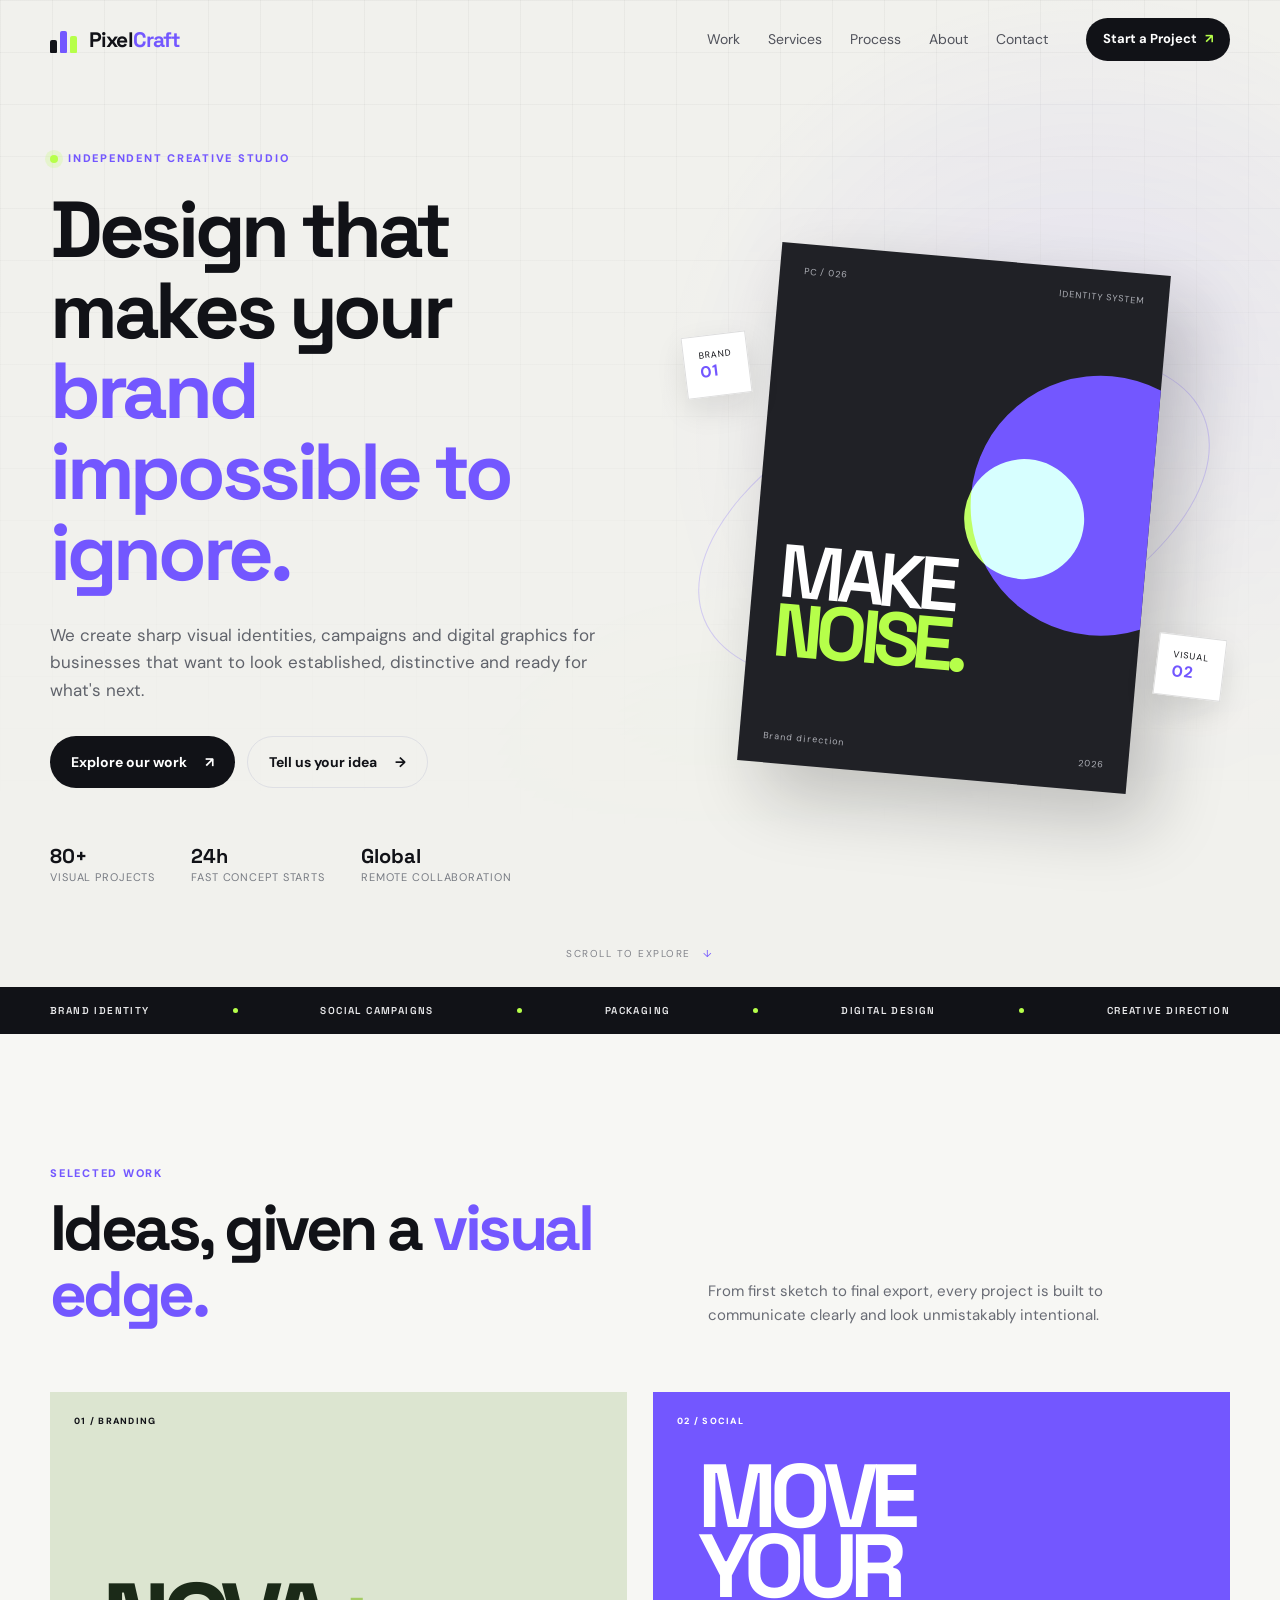
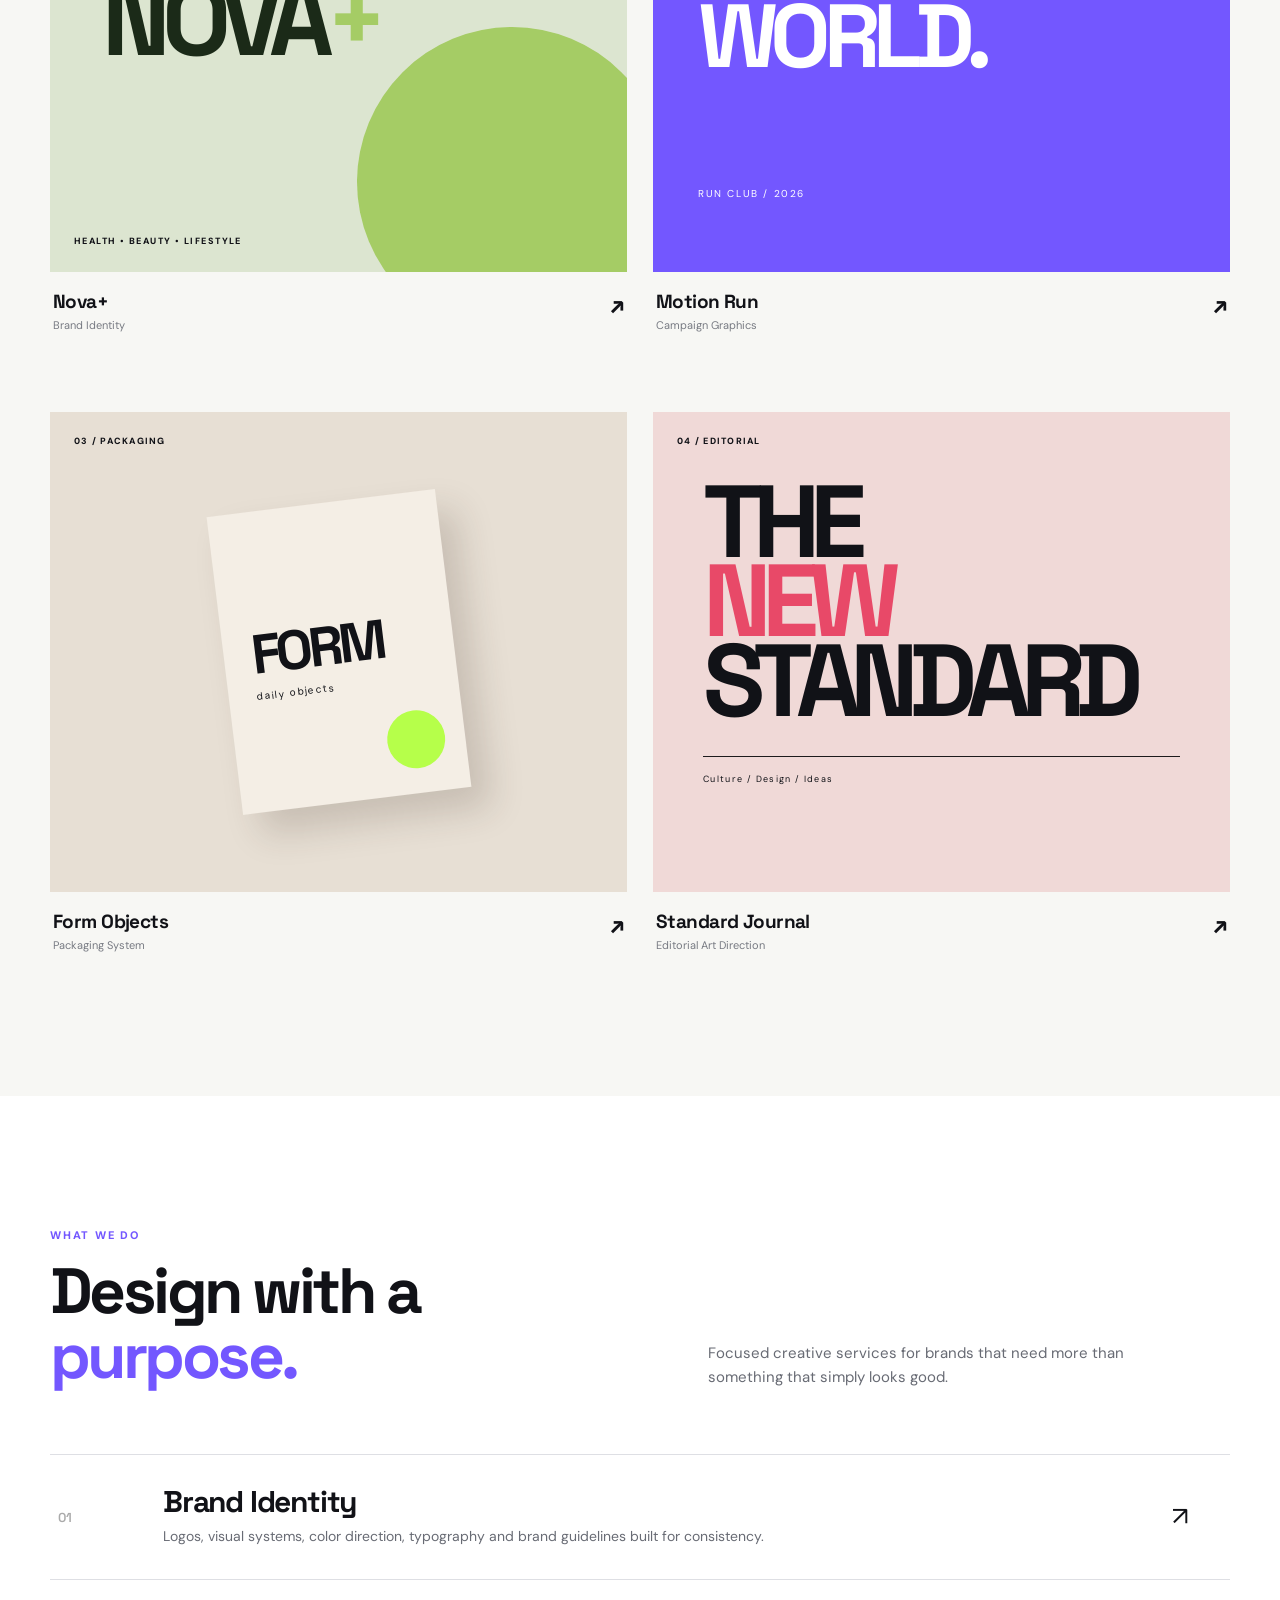
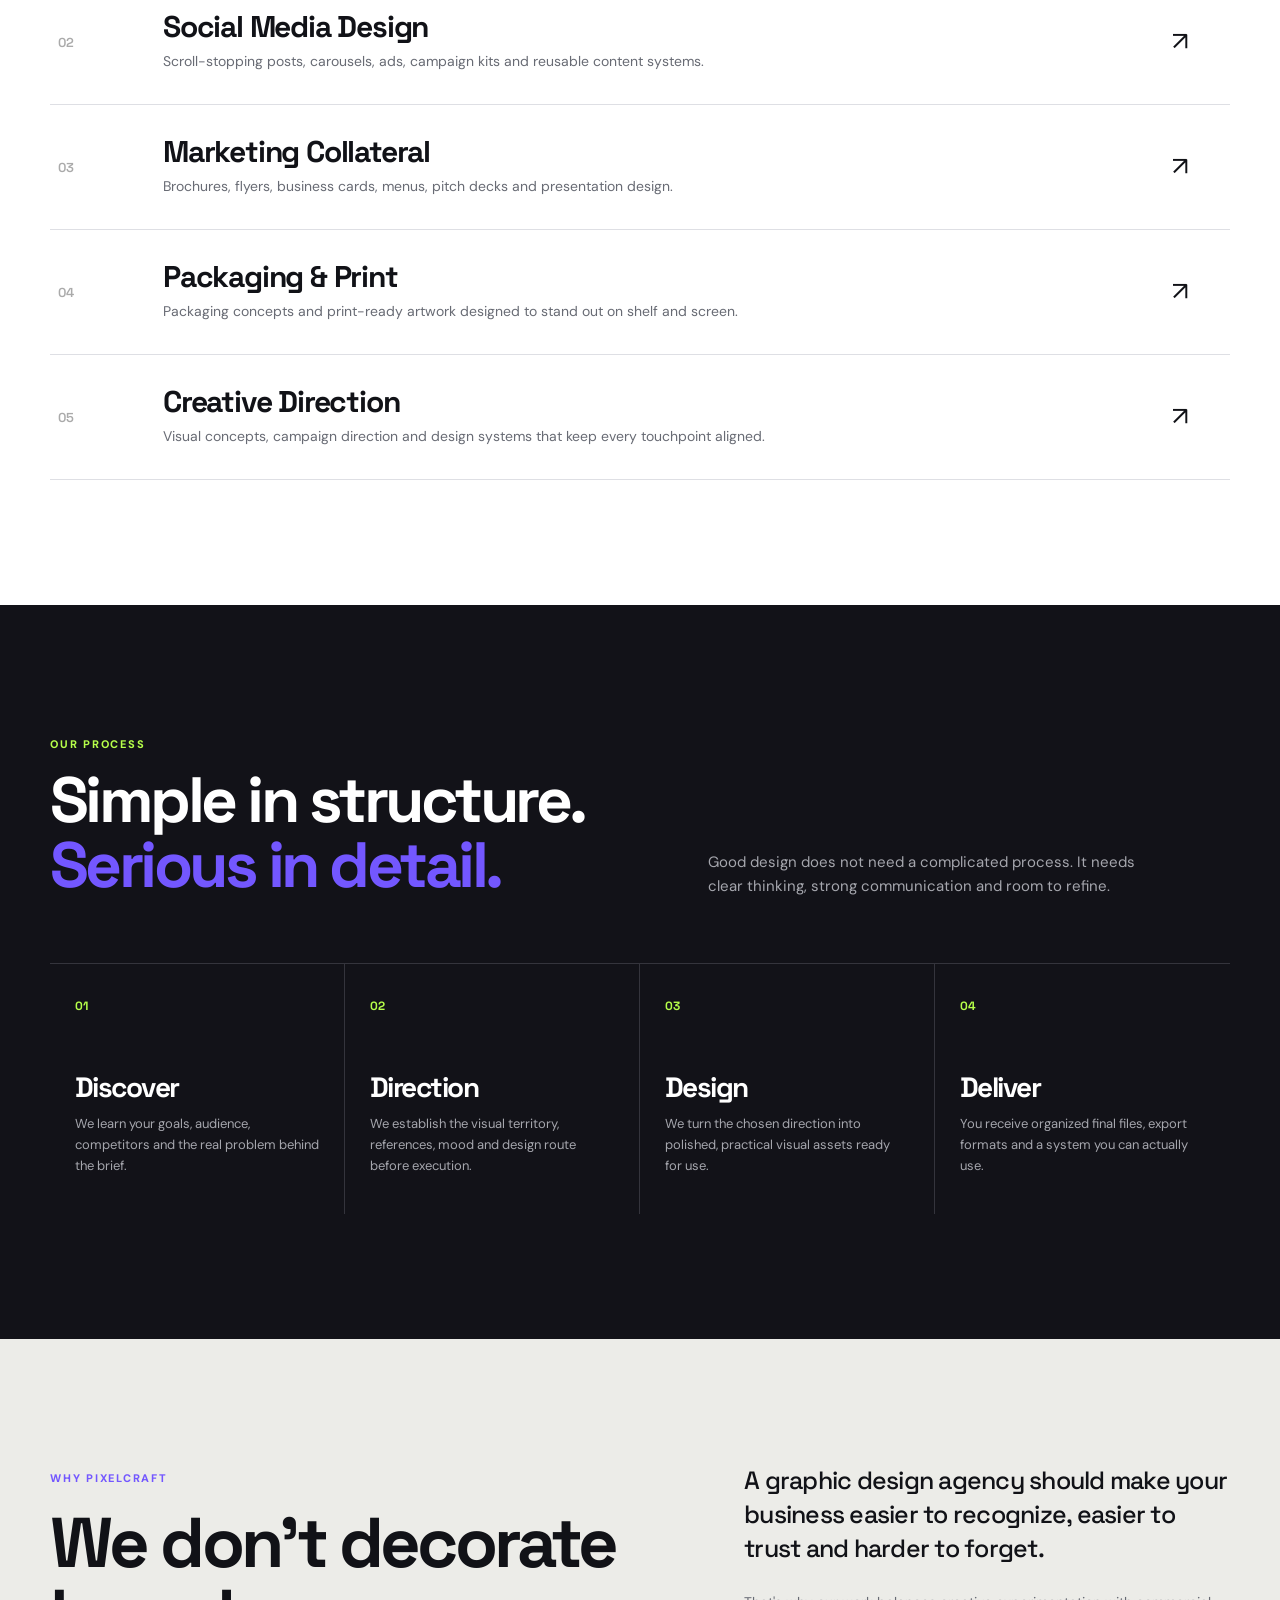
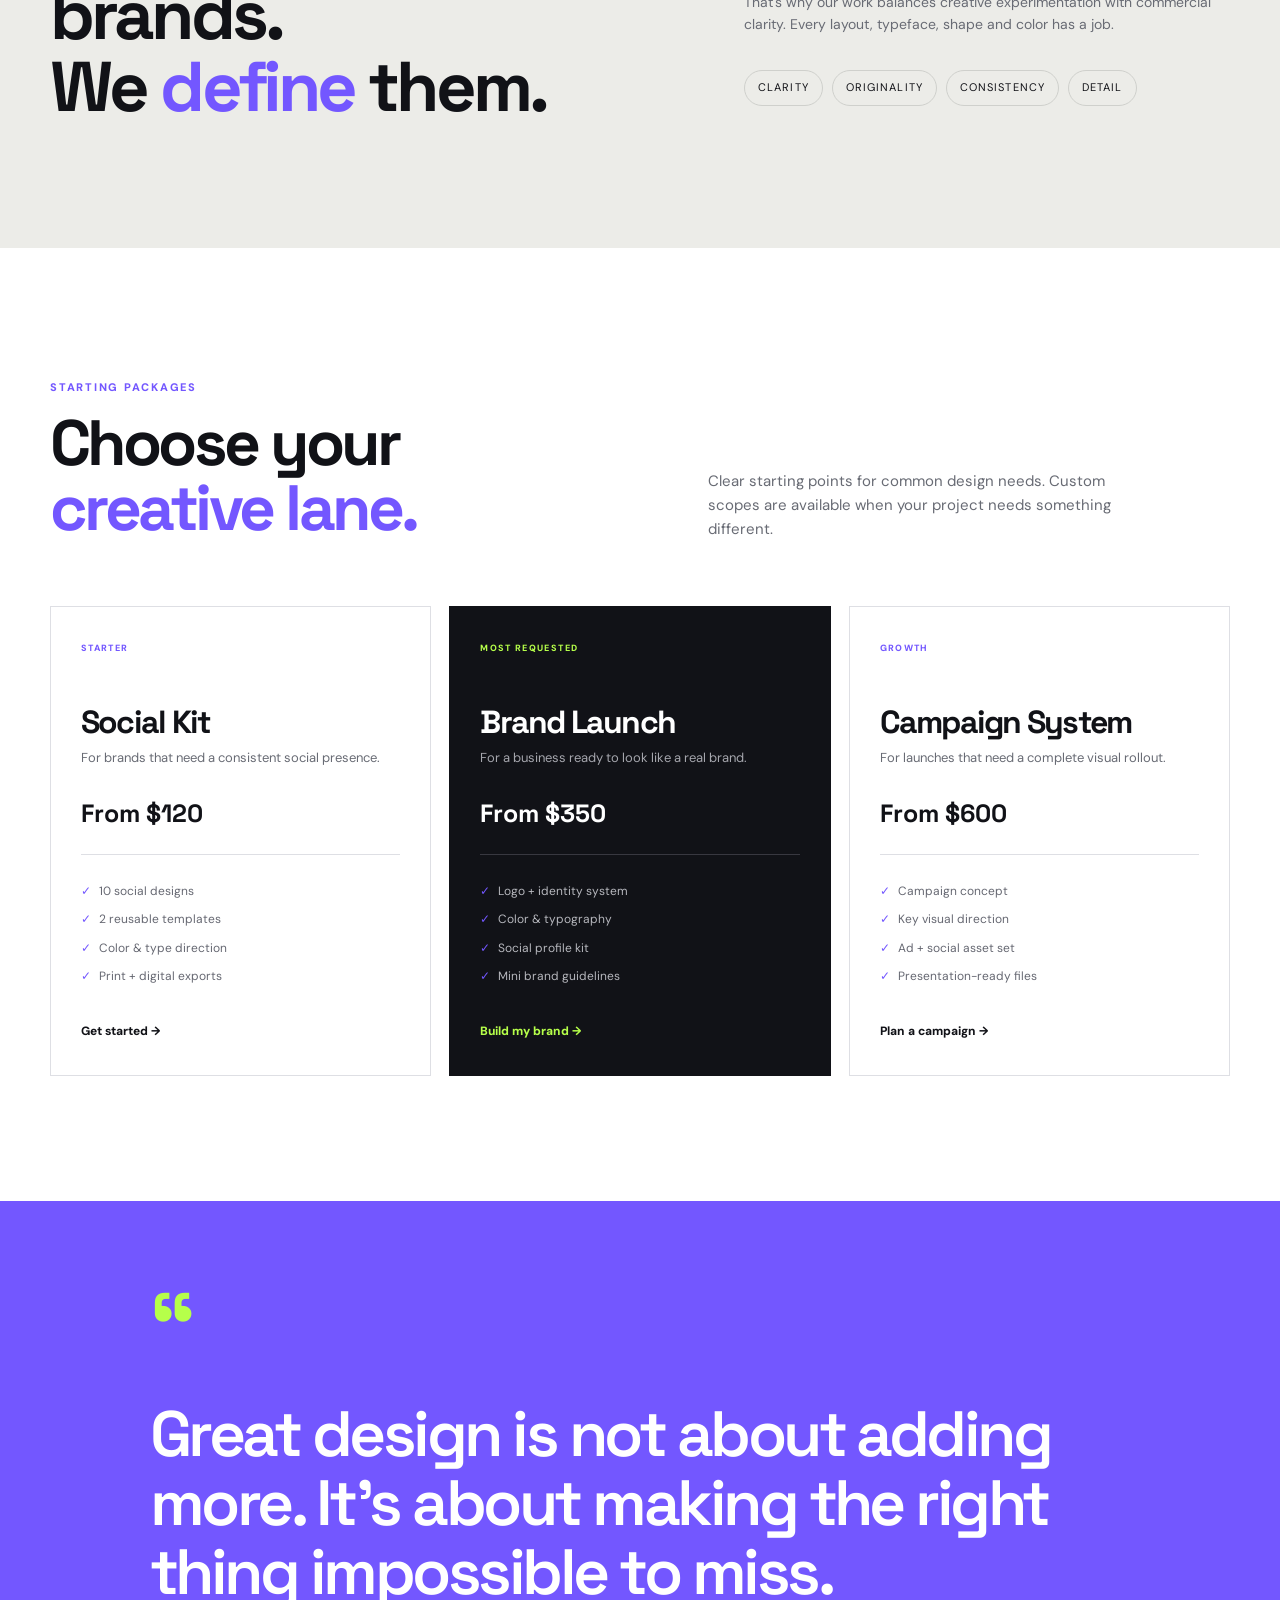
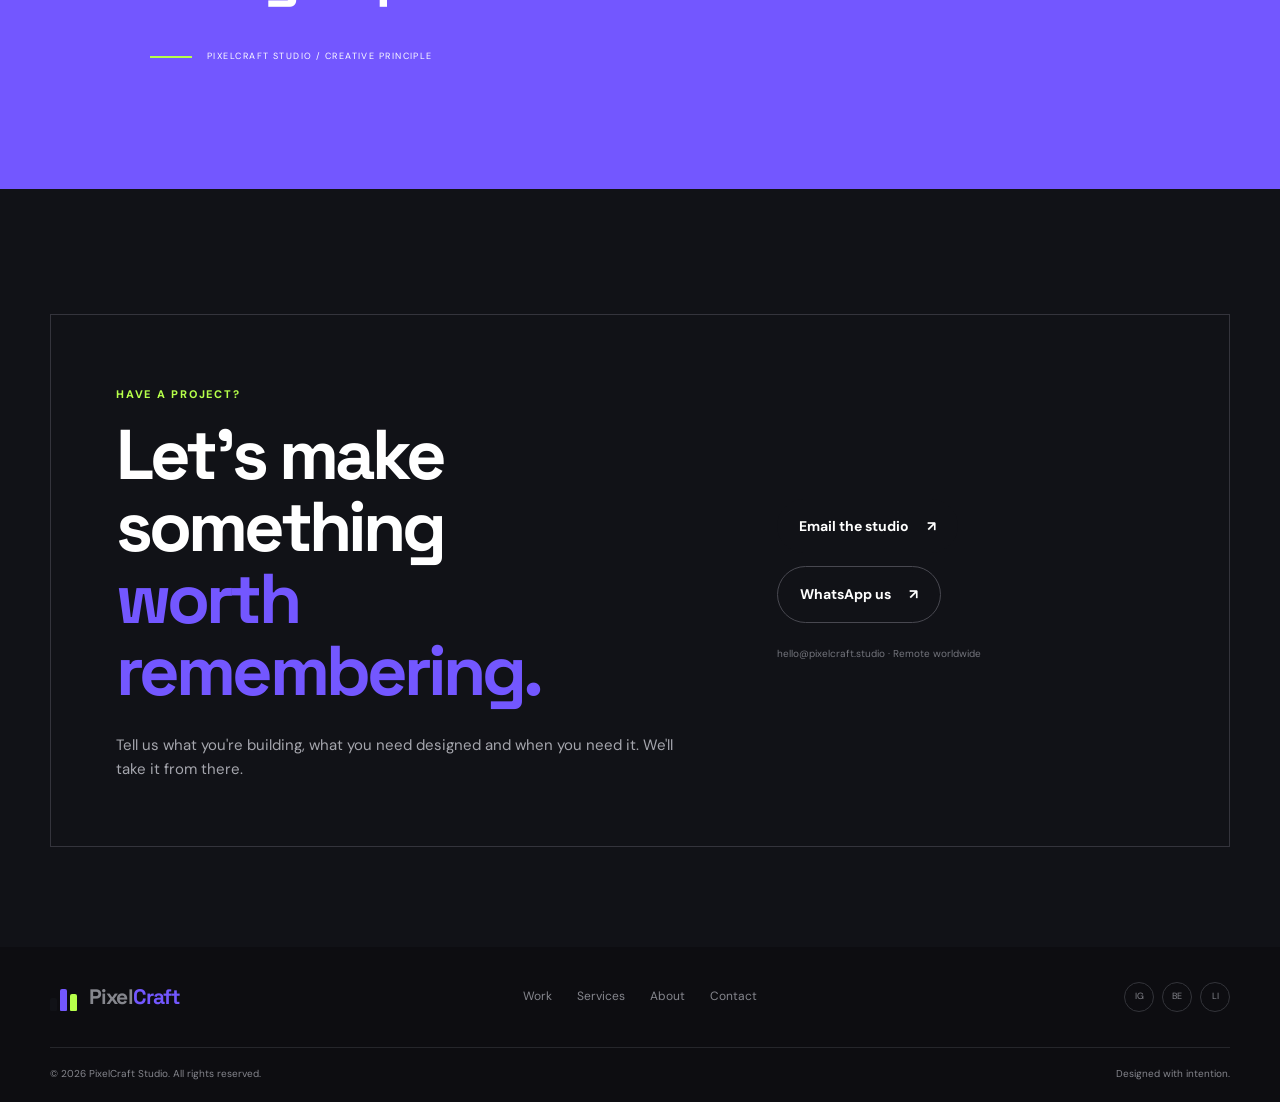
<file: index.html>
<!DOCTYPE html>
<html lang="en">
<head>
  <meta charset="UTF-8">
  <meta name="viewport" content="width=device-width, initial-scale=1.0">
  <meta name="description" content="PixelCraft Studio — premium graphic design agency creating brand identities, social media creatives, packaging, presentations and digital visuals.">
  <meta name="keywords" content="graphic design agency, branding, logo design, social media design, packaging design, presentation design">
  <meta name="author" content="PixelCraft Studio">
  <meta property="og:title" content="PixelCraft Studio | Graphic Design Agency">
  <meta property="og:description" content="We turn ideas into visual identities people remember.">
  <meta property="og:type" content="website">
  <title>PixelCraft Studio | Graphic Design Agency</title>
  <link rel="preconnect" href="https://fonts.googleapis.com">
  <link rel="preconnect" href="https://fonts.gstatic.com" crossorigin>
  <link href="https://fonts.googleapis.com/css2?family=DM+Sans:wght@400;500;600;700&family=Space+Grotesk:wght@500;600;700&display=swap" rel="stylesheet">
  <link rel="stylesheet" href="style.css">
</head>
<body>
  <div class="progress"><span id="progress"></span></div>
  <div class="cursor-glow" id="cursorGlow"></div>

  <header class="header" id="header">
    <div class="container nav-wrap">
      <a class="brand" href="#home" aria-label="PixelCraft Studio home">
        <span class="brand-mark"><i></i><i></i><i></i></span>
        <span>Pixel<span>Craft</span></span>
      </a>
      <button class="menu-toggle" id="menuToggle" aria-label="Open menu" aria-expanded="false"><span></span><span></span></button>
      <nav id="nav">
        <a href="#work">Work</a>
        <a href="#services">Services</a>
        <a href="#process">Process</a>
        <a href="#about">About</a>
        <a href="#contact">Contact</a>
      </nav>
      <a class="nav-cta" href="#contact">Start a Project <span>↗</span></a>
    </div>
  </header>

  <main>
    <section class="hero" id="home">
      <div class="hero-grid"></div>
      <div class="container hero-layout">
        <div class="hero-copy reveal">
          <div class="eyebrow"><span></span> Independent creative studio</div>
          <h1>Design that makes your <em>brand impossible to ignore.</em></h1>
          <p>We create sharp visual identities, campaigns and digital graphics for businesses that want to look established, distinctive and ready for what's next.</p>
          <div class="hero-actions">
            <a class="button primary" href="#work">Explore our work <span>↗</span></a>
            <a class="button ghost" href="#contact">Tell us your idea <span>→</span></a>
          </div>
          <div class="hero-meta">
            <div><strong>80+</strong><span>Visual projects</span></div>
            <div><strong>24h</strong><span>Fast concept starts</span></div>
            <div><strong>Global</strong><span>Remote collaboration</span></div>
          </div>
        </div>

        <div class="hero-art reveal delay-1">
          <div class="art-orbit orbit-a"></div>
          <div class="art-orbit orbit-b"></div>
          <div class="art-card card-main">
            <div class="card-top"><span>PC / 026</span><span>IDENTITY SYSTEM</span></div>
            <div class="poster-word">MAKE<br><b>NOISE.</b></div>
            <div class="poster-shape shape-one"></div>
            <div class="poster-shape shape-two"></div>
            <div class="card-bottom"><span>Brand direction</span><span>2026</span></div>
          </div>
          <div class="floating-note note-a">BRAND<br><b>01</b></div>
          <div class="floating-note note-b">VISUAL<br><b>02</b></div>
        </div>
      </div>
      <div class="scroll-cue">Scroll to explore <span>↓</span></div>
    </section>

    <section class="logo-strip">
      <div class="container strip-inner">
        <span>Brand identity</span><i></i><span>Social campaigns</span><i></i><span>Packaging</span><i></i><span>Digital design</span><i></i><span>Creative direction</span>
      </div>
    </section>

    <section class="section work" id="work">
      <div class="container">
        <div class="section-head reveal">
          <div><span class="kicker">Selected work</span><h2>Ideas, given a <em>visual edge.</em></h2></div>
          <p>From first sketch to final export, every project is built to communicate clearly and look unmistakably intentional.</p>
        </div>
        <div class="work-grid">
          <article class="project project-large reveal">
            <div class="project-visual visual-brand">
              <span class="project-label">01 / BRANDING</span>
              <div class="brand-lockup">NOVA<span>+</span></div>
              <div class="brand-circle"></div>
              <small>HEALTH • BEAUTY • LIFESTYLE</small>
            </div>
            <div class="project-info"><div><span>Nova+</span><small>Brand Identity</small></div><span class="arrow">↗</span></div>
          </article>
          <article class="project reveal delay-1">
            <div class="project-visual visual-social">
              <span class="project-label">02 / SOCIAL</span>
              <div class="social-stack"><b>MOVE<br>YOUR<br>WORLD.</b><span>RUN CLUB / 2026</span></div>
            </div>
            <div class="project-info"><div><span>Motion Run</span><small>Campaign Graphics</small></div><span class="arrow">↗</span></div>
          </article>
          <article class="project reveal">
            <div class="project-visual visual-pack">
              <span class="project-label">03 / PACKAGING</span>
              <div class="pack-box"><b>FORM</b><span>daily objects</span><i></i></div>
            </div>
            <div class="project-info"><div><span>Form Objects</span><small>Packaging System</small></div><span class="arrow">↗</span></div>
          </article>
          <article class="project project-large reveal delay-1">
            <div class="project-visual visual-editorial">
              <span class="project-label">04 / EDITORIAL</span>
              <div class="editorial-title">THE<br><em>NEW</em><br>STANDARD</div>
              <div class="editorial-line"></div>
              <small>Culture / Design / Ideas</small>
            </div>
            <div class="project-info"><div><span>Standard Journal</span><small>Editorial Art Direction</small></div><span class="arrow">↗</span></div>
          </article>
        </div>
      </div>
    </section>

    <section class="section services" id="services">
      <div class="container">
        <div class="section-head reveal">
          <div><span class="kicker">What we do</span><h2>Design with a <em>purpose.</em></h2></div>
          <p>Focused creative services for brands that need more than something that simply looks good.</p>
        </div>
        <div class="services-list">
          <article class="service reveal"><span class="service-no">01</span><div><h3>Brand Identity</h3><p>Logos, visual systems, color direction, typography and brand guidelines built for consistency.</p></div><span class="service-icon">↗</span></article>
          <article class="service reveal"><span class="service-no">02</span><div><h3>Social Media Design</h3><p>Scroll-stopping posts, carousels, ads, campaign kits and reusable content systems.</p></div><span class="service-icon">↗</span></article>
          <article class="service reveal"><span class="service-no">03</span><div><h3>Marketing Collateral</h3><p>Brochures, flyers, business cards, menus, pitch decks and presentation design.</p></div><span class="service-icon">↗</span></article>
          <article class="service reveal"><span class="service-no">04</span><div><h3>Packaging & Print</h3><p>Packaging concepts and print-ready artwork designed to stand out on shelf and screen.</p></div><span class="service-icon">↗</span></article>
          <article class="service reveal"><span class="service-no">05</span><div><h3>Creative Direction</h3><p>Visual concepts, campaign direction and design systems that keep every touchpoint aligned.</p></div><span class="service-icon">↗</span></article>
        </div>
      </div>
    </section>

    <section class="section dark-section" id="process">
      <div class="container">
        <div class="section-head light reveal">
          <div><span class="kicker">Our process</span><h2>Simple in structure.<br><em>Serious in detail.</em></h2></div>
          <p>Good design does not need a complicated process. It needs clear thinking, strong communication and room to refine.</p>
        </div>
        <div class="process-grid">
          <div class="process-step reveal"><span>01</span><h3>Discover</h3><p>We learn your goals, audience, competitors and the real problem behind the brief.</p></div>
          <div class="process-step reveal delay-1"><span>02</span><h3>Direction</h3><p>We establish the visual territory, references, mood and design route before execution.</p></div>
          <div class="process-step reveal delay-2"><span>03</span><h3>Design</h3><p>We turn the chosen direction into polished, practical visual assets ready for use.</p></div>
          <div class="process-step reveal delay-3"><span>04</span><h3>Deliver</h3><p>You receive organized final files, export formats and a system you can actually use.</p></div>
        </div>
      </div>
    </section>

    <section class="section about" id="about">
      <div class="container about-grid">
        <div class="about-statement reveal">
          <span class="kicker">Why PixelCraft</span>
          <h2>We don't decorate brands.<br>We <em>define</em> them.</h2>
        </div>
        <div class="about-copy reveal delay-1">
          <p class="large">A graphic design agency should make your business easier to recognize, easier to trust and harder to forget.</p>
          <p>That's why our work balances creative experimentation with commercial clarity. Every layout, typeface, shape and color has a job.</p>
          <div class="values"><span>Clarity</span><span>Originality</span><span>Consistency</span><span>Detail</span></div>
        </div>
      </div>
    </section>

    <section class="section pricing" id="pricing">
      <div class="container">
        <div class="section-head reveal">
          <div><span class="kicker">Starting packages</span><h2>Choose your <em>creative lane.</em></h2></div>
          <p>Clear starting points for common design needs. Custom scopes are available when your project needs something different.</p>
        </div>
        <div class="pricing-grid">
          <article class="price-card reveal"><span class="price-tag">STARTER</span><h3>Social Kit</h3><p>For brands that need a consistent social presence.</p><strong>From $120</strong><ul><li>10 social designs</li><li>2 reusable templates</li><li>Color & type direction</li><li>Print + digital exports</li></ul><a href="#contact">Get started →</a></article>
          <article class="price-card featured reveal delay-1"><span class="price-tag">MOST REQUESTED</span><h3>Brand Launch</h3><p>For a business ready to look like a real brand.</p><strong>From $350</strong><ul><li>Logo + identity system</li><li>Color & typography</li><li>Social profile kit</li><li>Mini brand guidelines</li></ul><a href="#contact">Build my brand →</a></article>
          <article class="price-card reveal delay-2"><span class="price-tag">GROWTH</span><h3>Campaign System</h3><p>For launches that need a complete visual rollout.</p><strong>From $600</strong><ul><li>Campaign concept</li><li>Key visual direction</li><li>Ad + social asset set</li><li>Presentation-ready files</li></ul><a href="#contact">Plan a campaign →</a></article>
        </div>
      </div>
    </section>

    <section class="section testimonial">
      <div class="container quote-wrap reveal">
        <span class="quote-mark">“</span>
        <blockquote>Great design is not about adding more. It's about making the right thing impossible to miss.</blockquote>
        <div class="quote-line"><span></span><small>PIXELCRAFT STUDIO / CREATIVE PRINCIPLE</small></div>
      </div>
    </section>

    <section class="section contact" id="contact">
      <div class="container contact-box reveal">
        <div>
          <span class="kicker">Have a project?</span>
          <h2>Let's make something<br><em>worth remembering.</em></h2>
          <p>Tell us what you're building, what you need designed and when you need it. We'll take it from there.</p>
        </div>
        <div class="contact-actions">
          <a class="button primary large" href="mailto:hello@pixelcraft.studio">Email the studio <span>↗</span></a>
          <a class="button outline-light large" href="https://wa.me/923149444884" target="_blank" rel="noopener">WhatsApp us <span>↗</span></a>
          <small>hello@pixelcraft.studio · Remote worldwide</small>
        </div>
      </div>
    </section>
  </main>

  <footer>
    <div class="container footer-top">
      <a class="brand" href="#home"><span class="brand-mark"><i></i><i></i><i></i></span><span>Pixel<span>Craft</span></span></a>
      <div class="footer-links"><a href="#work">Work</a><a href="#services">Services</a><a href="#about">About</a><a href="#contact">Contact</a></div>
      <div class="socials"><a href="#" aria-label="Instagram">IG</a><a href="#" aria-label="Behance">BE</a><a href="#" aria-label="LinkedIn">LI</a></div>
    </div>
    <div class="container footer-bottom"><span>© <span id="year"></span> PixelCraft Studio. All rights reserved.</span><span>Designed with intention.</span></div>
  </footer>

  <script src="script.js"></script>
</body>
</html>
</file>
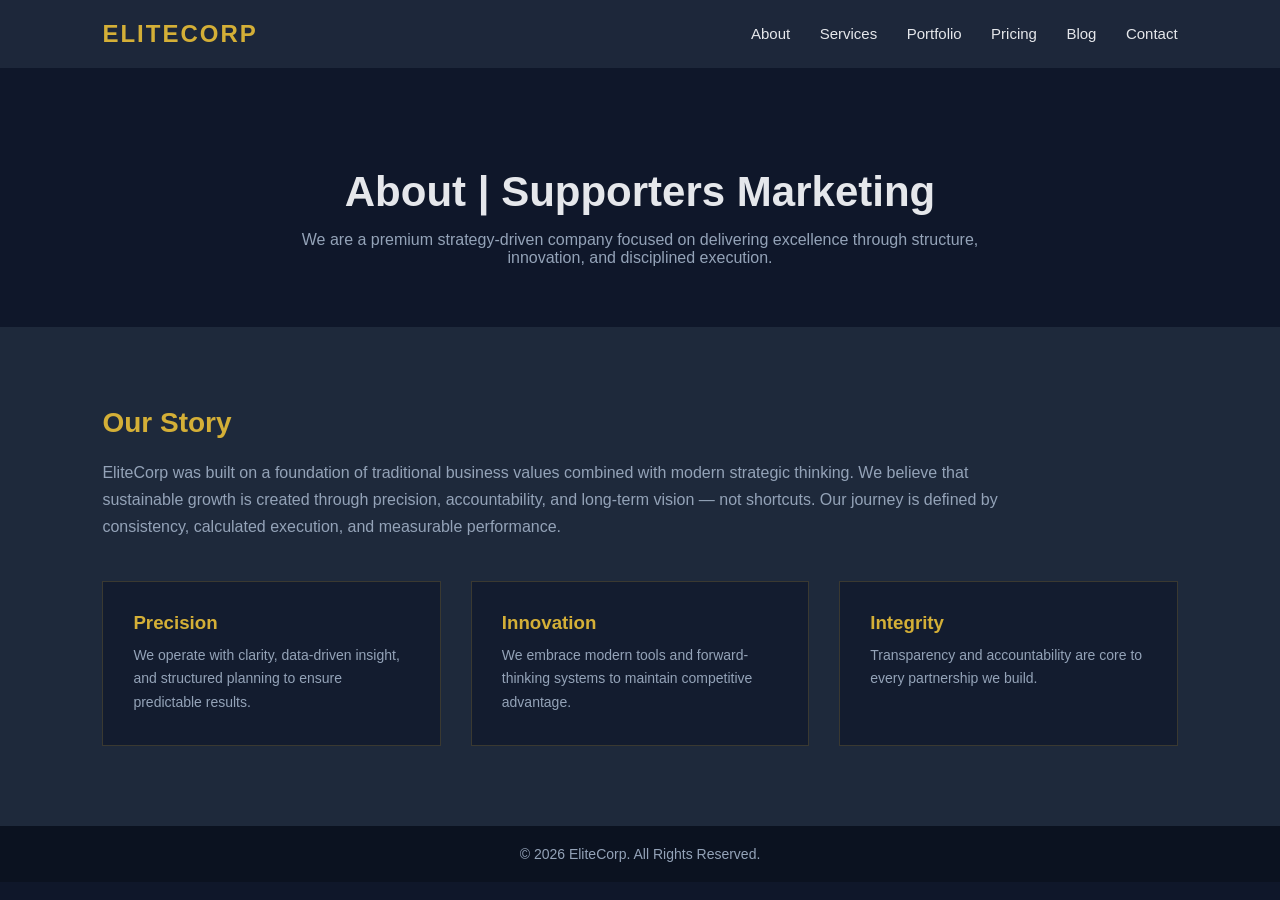
<file: about.html>
<!DOCTYPE html>
<html lang="en">
<head>
<meta charset="UTF-8">
<meta name="viewport" content="width=device-width, initial-scale=1.0">
<title>About Us | EliteCorp</title>

<style>
:root {
  --primary-dark: #0f172a;
  --secondary-dark: #1e293b;
  --accent-gold: #d4af37;
  --text-light: #e5e7eb;
  --text-muted: #94a3b8;
}

* {
  margin: 0;
  padding: 0;
  box-sizing: border-box;
  font-family: 'Segoe UI', sans-serif;
}

body {
  background: var(--primary-dark);
  color: var(--text-light);
}

header {
  display: flex;
  justify-content: space-between;
  align-items: center;
  padding: 20px 8%;
  background: rgba(30, 41, 59, 0.95);
}

.logo {
  font-size: 24px;
  font-weight: bold;
  color: var(--accent-gold);
  letter-spacing: 2px;
}

nav a {
  margin-left: 25px;
  text-decoration: none;
  color: var(--text-light);
  font-size: 15px;
  transition: 0.3s ease;
}

nav a:hover {
  color: var(--accent-gold);
}

.hero {
  padding: 100px 8% 60px;
  text-align: center;
  background: linear-gradient(rgba(15,23,42,0.9), rgba(15,23,42,1));
}

.hero h1 {
  font-size: 42px;
  margin-bottom: 15px;
}

.hero p {
  color: var(--text-muted);
  max-width: 700px;
  margin: 0 auto;
}

.section {
  padding: 80px 8%;
  background: var(--secondary-dark);
}

.section h2 {
  color: var(--accent-gold);
  margin-bottom: 20px;
  font-size: 28px;
}

.section p {
  color: var(--text-muted);
  line-height: 1.7;
  max-width: 900px;
}

.values {
  display: grid;
  grid-template-columns: repeat(auto-fit, minmax(250px, 1fr));
  gap: 30px;
  margin-top: 40px;
}

.card {
  background: rgba(15, 23, 42, 0.7);
  padding: 30px;
  border: 1px solid rgba(212,175,55,0.2);
  transition: 0.3s ease;
}

.card:hover {
  border-color: var(--accent-gold);
  transform: translateY(-5px);
}

.card h3 {
  color: var(--accent-gold);
  margin-bottom: 10px;
}

.card p {
  color: var(--text-muted);
  font-size: 14px;
}

footer {
  text-align: center;
  padding: 20px;
  background: #0b1220;
  font-size: 14px;
  color: var(--text-muted);
}
</style>
</head>

<body>

<header>
  <div class="logo">ELITECORP</div>
  <nav>
   <a href="about.html">About</a>
    <a href="services.html">Services</a>
    <a href="portfolio.html">Portfolio</a>
    <a href="pricing.html">Pricing</a>
    <a href="blog.html">Blog</a>
    <a href="contact.html">Contact</a>
  </nav>
</header>

<section class="hero">
  <h1>About  | Supporters Marketing</h1>
  <p>We are a premium strategy-driven company focused on delivering excellence through structure, innovation, and disciplined execution.</p>
</section>

<section class="section">
  <h2>Our Story</h2>
  <p>
    EliteCorp was built on a foundation of traditional business values combined with modern strategic thinking.
    We believe that sustainable growth is created through precision, accountability, and long-term vision — not shortcuts.
    Our journey is defined by consistency, calculated execution, and measurable performance.
  </p>

  <div class="values">
    <div class="card">
      <h3>Precision</h3>
      <p>We operate with clarity, data-driven insight, and structured planning to ensure predictable results.</p>
    </div>

    <div class="card">
      <h3>Innovation</h3>
      <p>We embrace modern tools and forward-thinking systems to maintain competitive advantage.</p>
    </div>

    <div class="card">
      <h3>Integrity</h3>
      <p>Transparency and accountability are core to every partnership we build.</p>
    </div>
  </div>
</section>

<footer>
  © 2026 EliteCorp. All Rights Reserved.
</footer>

</body>
</html>
</file>
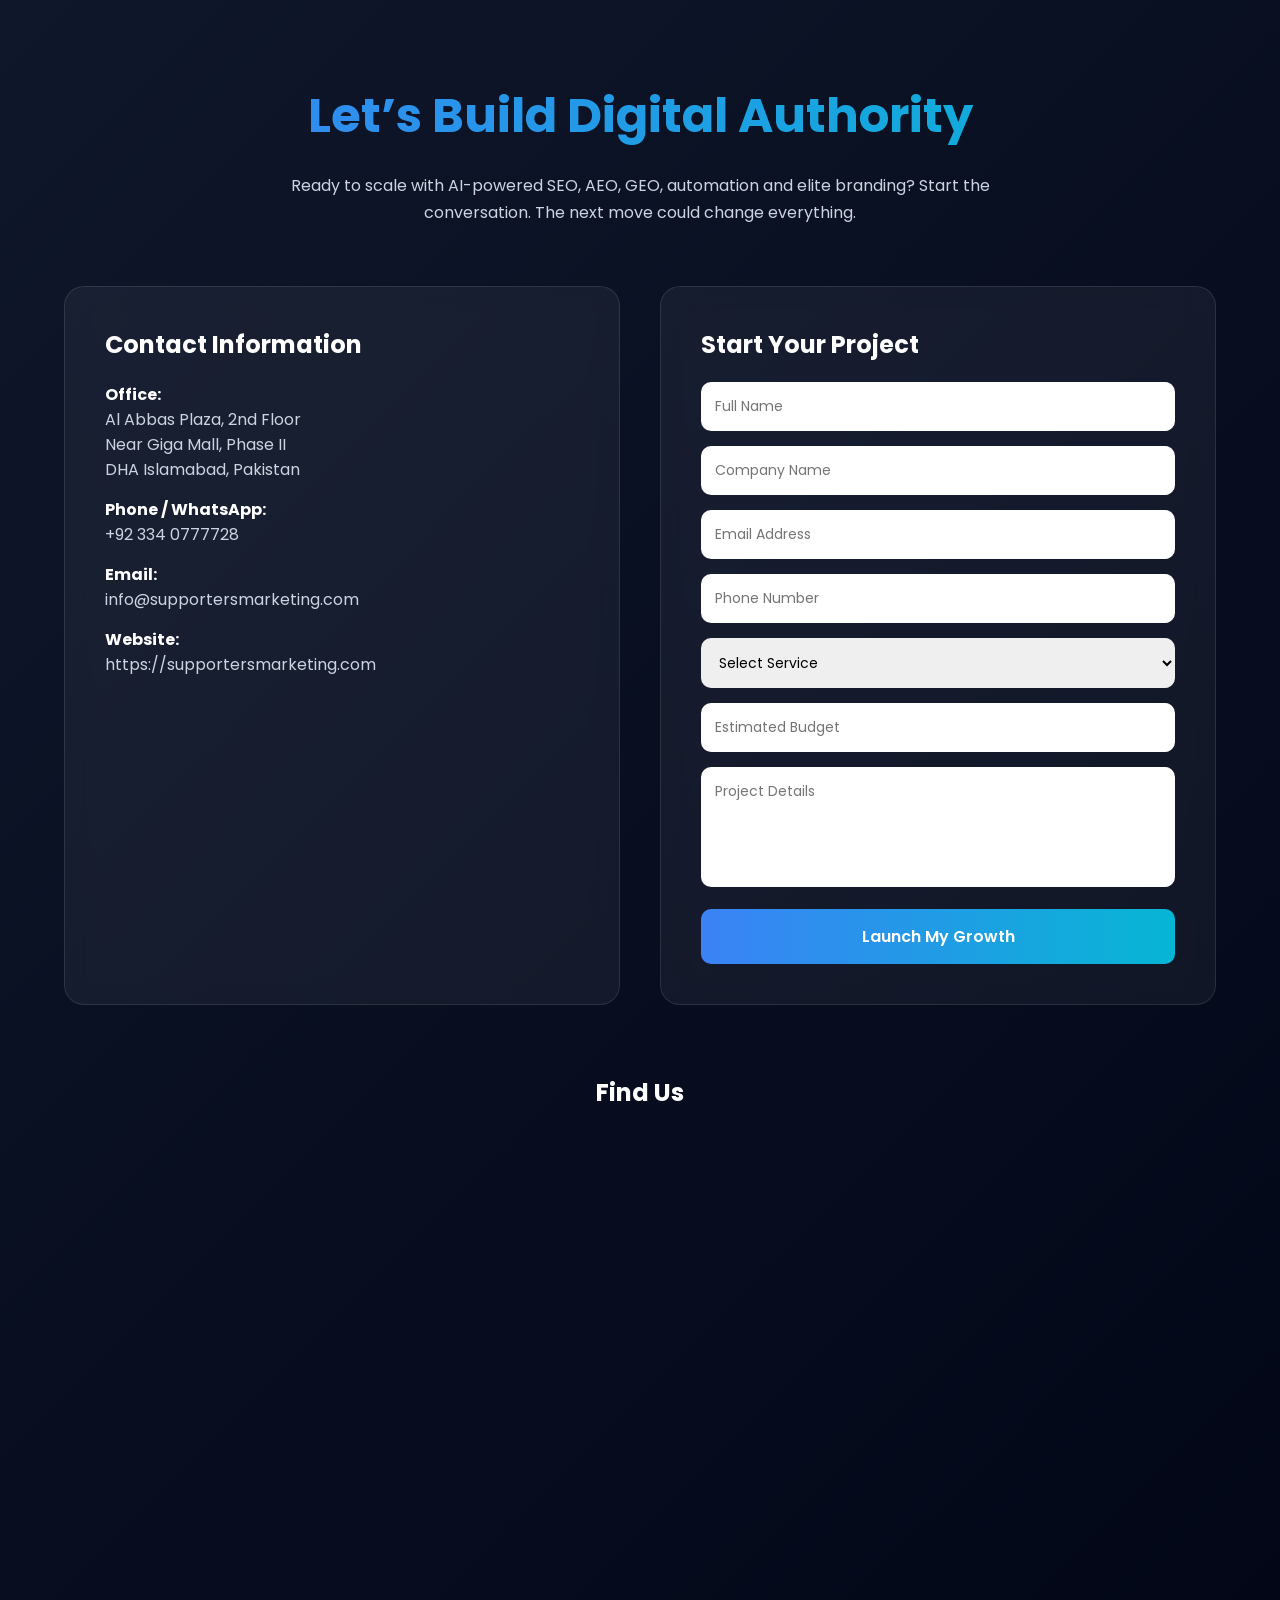
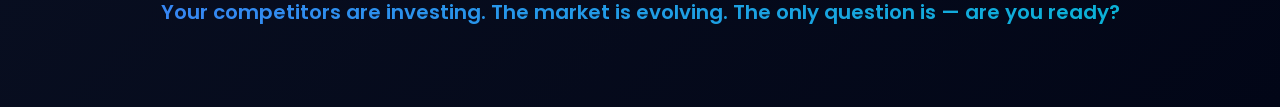
<file: contact.html>
<!DOCTYPE html>
<html lang="en">
<head>
<meta charset="UTF-8">
<meta name="viewport" content="width=device-width, initial-scale=1.0">
<title>Contact Us | Supporters Marketing</title>

<link href="https://fonts.googleapis.com/css2?family=Poppins:wght@300;400;600;700&display=swap" rel="stylesheet">

<style>
*{
    margin:0;
    padding:0;
    box-sizing:border-box;
    font-family: 'Poppins', sans-serif;
}

body{
    background: linear-gradient(135deg,#0f172a,#020617);
    color:#fff;
}

.container{
    width:90%;
    max-width:1200px;
    margin:auto;
    padding:80px 0;
}

.hero{
    text-align:center;
    margin-bottom:60px;
}

.hero h1{
    font-size:48px;
    font-weight:700;
    background: linear-gradient(90deg,#3b82f6,#06b6d4);
    -webkit-background-clip:text;
    -webkit-text-fill-color:transparent;
}

.hero p{
    max-width:700px;
    margin:20px auto;
    color:#cbd5e1;
    line-height:1.7;
}

.contact-grid{
    display:grid;
    grid-template-columns:1fr 1fr;
    gap:40px;
}

.card{
    background: rgba(255,255,255,0.05);
    backdrop-filter: blur(12px);
    border:1px solid rgba(255,255,255,0.1);
    border-radius:20px;
    padding:40px;
    transition:0.4s;
}

.card:hover{
    transform:translateY(-8px);
    box-shadow:0 20px 40px rgba(0,0,0,0.4);
}

.card h2{
    margin-bottom:20px;
    font-size:24px;
}

.info p{
    margin-bottom:15px;
    color:#cbd5e1;
}

.info strong{
    color:#fff;
}

form input,
form select,
form textarea{
    width:100%;
    padding:14px;
    margin-bottom:15px;
    border-radius:10px;
    border:none;
    outline:none;
    font-size:14px;
}

form textarea{
    height:120px;
    resize:none;
}

button{
    width:100%;
    padding:15px;
    border:none;
    border-radius:10px;
    font-size:16px;
    font-weight:600;
    background:linear-gradient(90deg,#3b82f6,#06b6d4);
    color:#fff;
    cursor:pointer;
    transition:0.3s;
}

button:hover{
    opacity:0.85;
}

.map-section{
    margin-top:70px;
}

iframe{
    width:100%;
    height:400px;
    border:none;
    border-radius:20px;
    filter:grayscale(100%) contrast(110%);
}

.footer-cta{
    text-align:center;
    margin-top:60px;
    font-size:20px;
    font-weight:600;
    background:linear-gradient(90deg,#3b82f6,#06b6d4);
    -webkit-background-clip:text;
    -webkit-text-fill-color:transparent;
}

@media(max-width:900px){
    .contact-grid{
        grid-template-columns:1fr;
    }
    .hero h1{
        font-size:36px;
    }
}
</style>
</head>

<body>

<div class="container">

    <div class="hero">
        <h1>Let’s Build Digital Authority</h1>
        <p>
            Ready to scale with AI-powered SEO, AEO, GEO, automation and elite branding?
            Start the conversation. The next move could change everything.
        </p>
    </div>

    <div class="contact-grid">

        <!-- Contact Info -->
        <div class="card info">
            <h2>Contact Information</h2>

            <p><strong>Office:</strong><br>
            Al Abbas Plaza, 2nd Floor<br>
            Near Giga Mall, Phase II<br>
            DHA Islamabad, Pakistan</p>

            <p><strong>Phone / WhatsApp:</strong><br>
            +92 334 0777728</p>

            <p><strong>Email:</strong><br>
            info@supportersmarketing.com</p>

            <p><strong>Website:</strong><br>
            https://supportersmarketing.com</p>
        </div>

        <!-- Contact Form -->
        <div class="card">
            <h2>Start Your Project</h2>

            <form>
                <input type="text" placeholder="Full Name" required>
                <input type="text" placeholder="Company Name">
                <input type="email" placeholder="Email Address" required>
                <input type="tel" placeholder="Phone Number">

                <select required>
                    <option value="">Select Service</option>
                    <option>SEO</option>
                    <option>AEO</option>
                    <option>GEO</option>
                    <option>AI Automation</option>
                    <option>Website Development</option>
                    <option>Social Media Marketing</option>
                    <option>Paid Ads</option>
                    <option>Branding & Design</option>
                    <option>Custom AI Solutions</option>
                </select>

                <input type="text" placeholder="Estimated Budget">
                <textarea placeholder="Project Details"></textarea>

                <button type="submit">Launch My Growth</button>
            </form>
        </div>

    </div>

    <div class="map-section">
        <h2 style="text-align:center; margin-bottom:20px;">Find Us</h2>
        <iframe src="https://www.google.com/maps?q=Giga+Mall+DHA+Islamabad&output=embed"></iframe>
    </div>

    <div class="footer-cta">
        Your competitors are investing. The market is evolving.  
        The only question is — are you ready?
    </div>

</div>

</body>
</html>
</file>
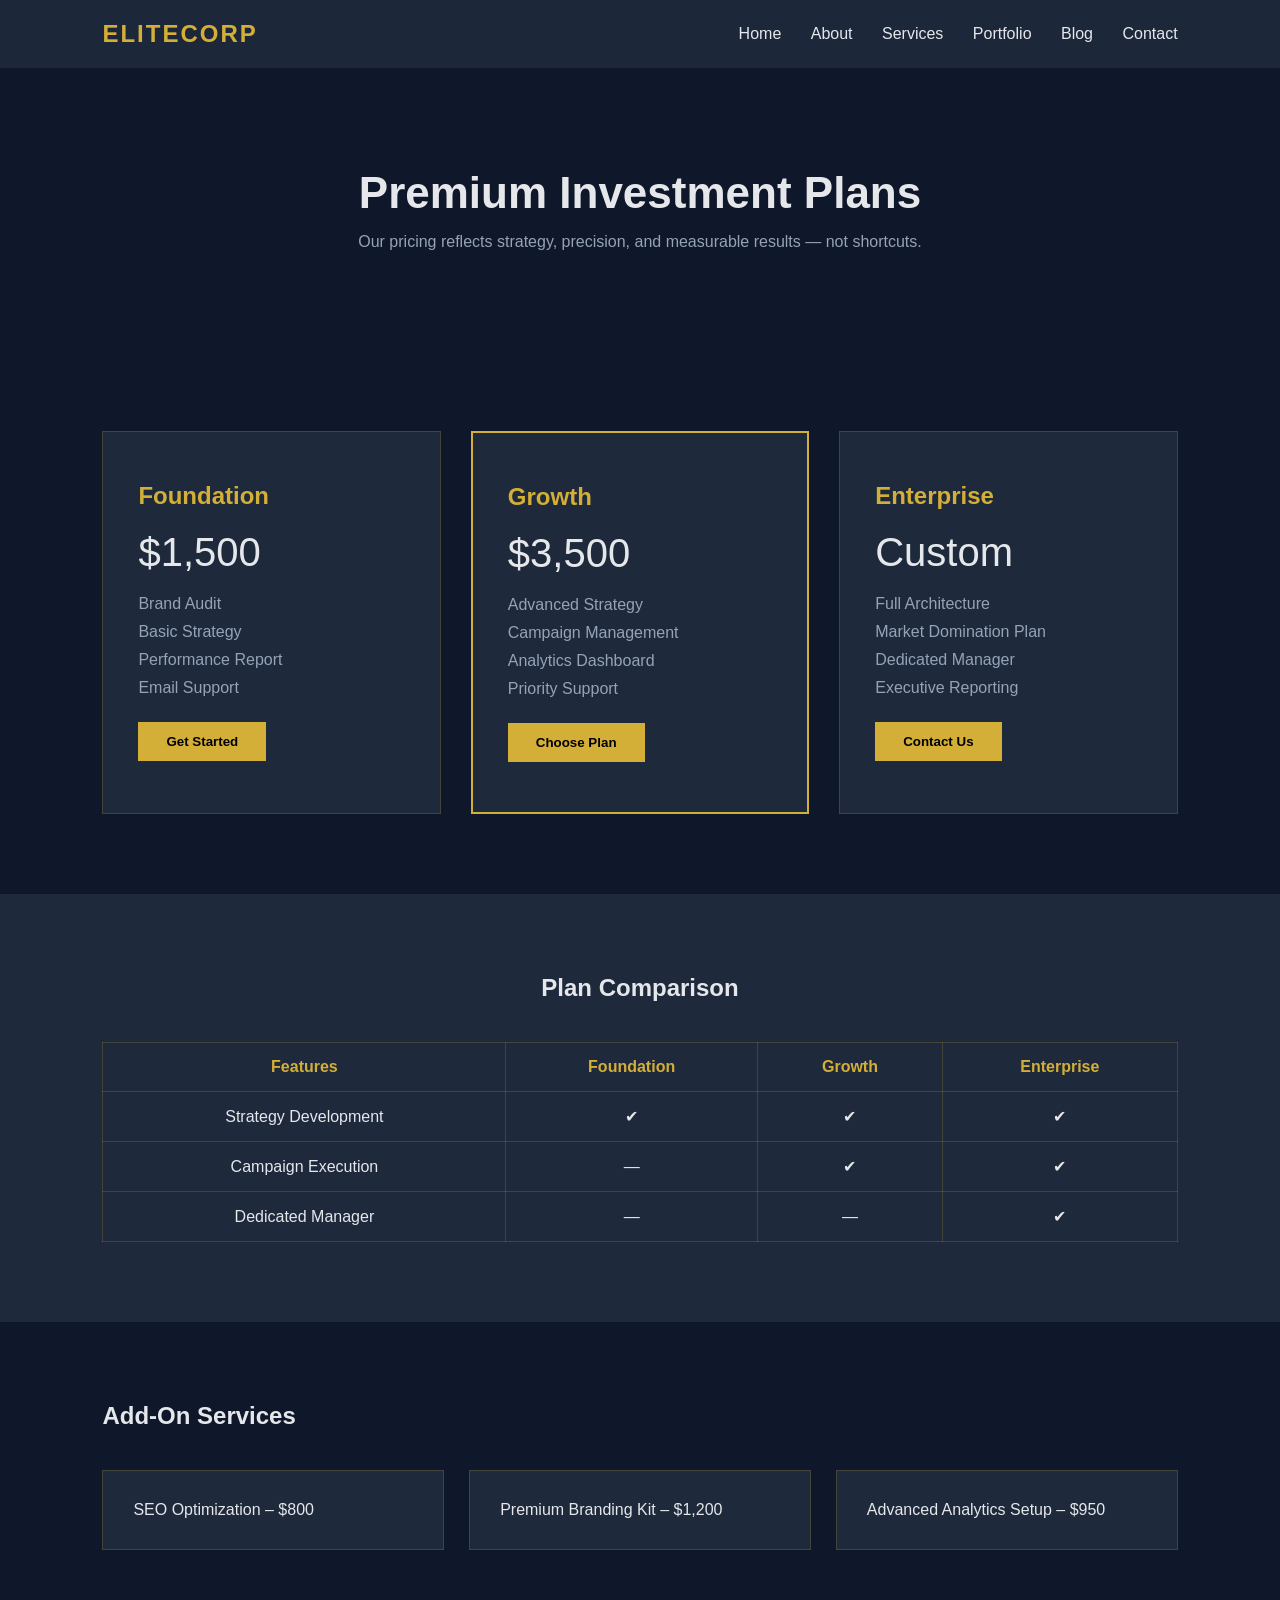
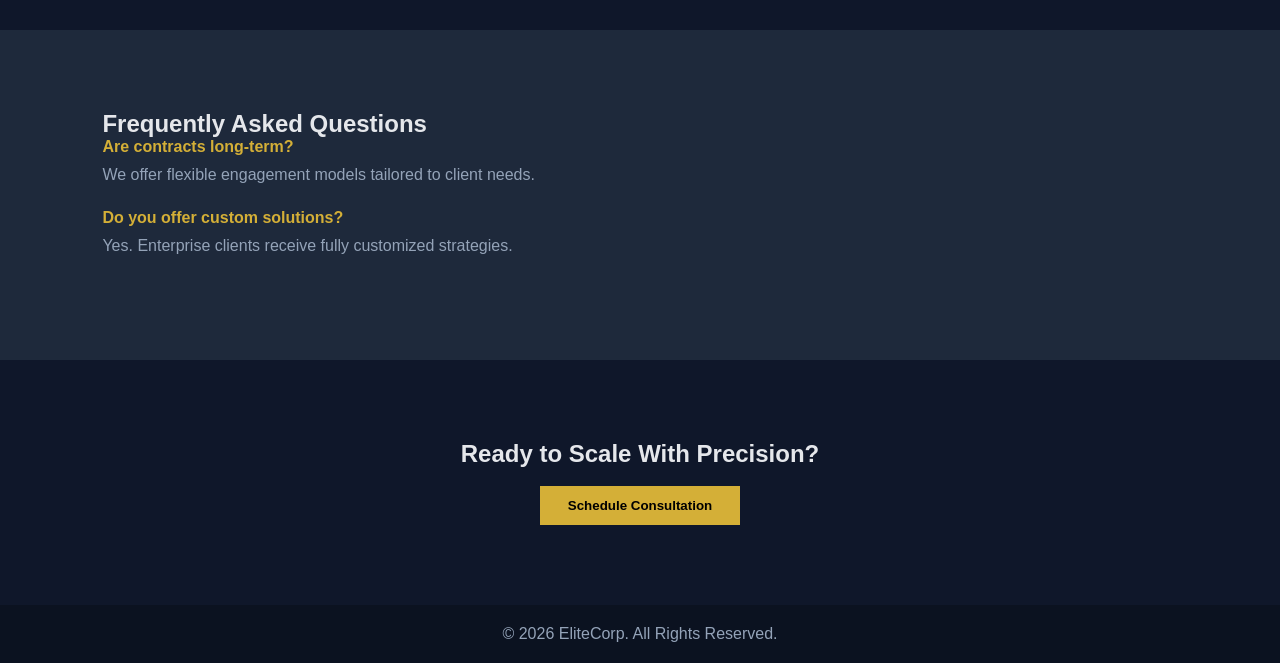
<file: pricing.html>
<!DOCTYPE html>
<html lang="en">
<head>
<meta charset="UTF-8">
<meta name="viewport" content="width=device-width, initial-scale=1.0">
<title>Pricing | Supporters Marketing</title>

<style>
:root {
  --primary-dark: #0f172a;
  --secondary-dark: #1e293b;
  --accent-gold: #d4af37;
  --text-light: #e5e7eb;
  --text-muted: #94a3b8;
}

* {
  margin: 0;
  padding: 0;
  box-sizing: border-box;
  font-family: 'Segoe UI', sans-serif;
}

body {
  background: var(--primary-dark);
  color: var(--text-light);
}

header {
  display: flex;
  justify-content: space-between;
  align-items: center;
  padding: 20px 8%;
  background: rgba(30,41,59,0.95);
}

.logo {
  font-size: 24px;
  font-weight: bold;
  color: var(--accent-gold);
  letter-spacing: 2px;
}

nav a {
  margin-left: 25px;
  text-decoration: none;
  color: var(--text-light);
  transition: 0.3s;
}

nav a:hover {
  color: var(--accent-gold);
}

.hero {
  padding: 100px 8% 60px;
  text-align: center;
}

.hero h1 {
  font-size: 44px;
  margin-bottom: 15px;
}

.hero p {
  color: var(--text-muted);
  max-width: 800px;
  margin: auto;
}

.section {
  padding: 80px 8%;
}

.pricing-grid {
  display: grid;
  grid-template-columns: repeat(auto-fit, minmax(300px,1fr));
  gap: 30px;
  margin-top: 40px;
}

.card {
  background: var(--secondary-dark);
  padding: 50px 35px;
  border: 1px solid rgba(212,175,55,0.2);
  transition: 0.3s;
}

.card:hover {
  transform: translateY(-10px);
  border-color: var(--accent-gold);
}

.card.featured {
  border: 2px solid var(--accent-gold);
}

.card h2 {
  color: var(--accent-gold);
  margin-bottom: 20px;
}

.price {
  font-size: 40px;
  margin-bottom: 20px;
}

.card ul {
  list-style: none;
  margin-bottom: 25px;
}

.card ul li {
  margin-bottom: 10px;
  color: var(--text-muted);
}

.btn {
  padding: 12px 28px;
  background: var(--accent-gold);
  border: none;
  font-weight: 600;
  cursor: pointer;
}

.btn:hover {
  background: #b8962e;
}

.table-section {
  background: var(--secondary-dark);
  padding: 80px 8%;
}

table {
  width: 100%;
  border-collapse: collapse;
  margin-top: 40px;
}

th, td {
  border: 1px solid rgba(212,175,55,0.2);
  padding: 15px;
  text-align: center;
}

th {
  color: var(--accent-gold);
}

.addons {
  display: grid;
  grid-template-columns: repeat(auto-fit, minmax(250px,1fr));
  gap: 25px;
  margin-top: 40px;
}

.addon-card {
  background: var(--secondary-dark);
  padding: 30px;
  border: 1px solid rgba(212,175,55,0.2);
}

.faq {
  background: var(--secondary-dark);
  padding: 80px 8%;
}

.faq-item {
  margin-bottom: 25px;
}

.faq-item h4 {
  color: var(--accent-gold);
  margin-bottom: 10px;
}

.cta {
  text-align: center;
  padding: 80px 8%;
}

footer {
  text-align: center;
  padding: 20px;
  background: #0b1220;
  color: var(--text-muted);
}
</style>
</head>

<body>

<header>
  <div class="logo">ELITECORP</div>
  <nav>
    <a href="index.html">Home</a>
    <a href="about.html">About</a>
    <a href="services.html">Services</a>
    <a href="portfolio.html">Portfolio</a>
    <a href="blog.html">Blog</a>
    <a href="contact.html">Contact</a>
  </nav>
</header>

<section class="hero">
  <h1>Premium Investment Plans</h1>
  <p>Our pricing reflects strategy, precision, and measurable results — not shortcuts.</p>
</section>

<section class="section">
  <div class="pricing-grid">

    <div class="card">
      <h2>Foundation</h2>
      <div class="price">$1,500</div>
      <ul>
        <li>Brand Audit</li>
        <li>Basic Strategy</li>
        <li>Performance Report</li>
        <li>Email Support</li>
      </ul>
      <button class="btn">Get Started</button>
    </div>

    <div class="card featured">
      <h2>Growth</h2>
      <div class="price">$3,500</div>
      <ul>
        <li>Advanced Strategy</li>
        <li>Campaign Management</li>
        <li>Analytics Dashboard</li>
        <li>Priority Support</li>
      </ul>
      <button class="btn">Choose Plan</button>
    </div>

    <div class="card">
      <h2>Enterprise</h2>
      <div class="price">Custom</div>
      <ul>
        <li>Full Architecture</li>
        <li>Market Domination Plan</li>
        <li>Dedicated Manager</li>
        <li>Executive Reporting</li>
      </ul>
      <button class="btn">Contact Us</button>
    </div>

  </div>
</section>

<section class="table-section">
  <h2 style="text-align:center;">Plan Comparison</h2>
  <table>
    <tr>
      <th>Features</th>
      <th>Foundation</th>
      <th>Growth</th>
      <th>Enterprise</th>
    </tr>
    <tr>
      <td>Strategy Development</td>
      <td>✔</td>
      <td>✔</td>
      <td>✔</td>
    </tr>
    <tr>
      <td>Campaign Execution</td>
      <td>—</td>
      <td>✔</td>
      <td>✔</td>
    </tr>
    <tr>
      <td>Dedicated Manager</td>
      <td>—</td>
      <td>—</td>
      <td>✔</td>
    </tr>
  </table>
</section>

<section class="section">
  <h2>Add-On Services</h2>
  <div class="addons">
    <div class="addon-card">SEO Optimization – $800</div>
    <div class="addon-card">Premium Branding Kit – $1,200</div>
    <div class="addon-card">Advanced Analytics Setup – $950</div>
  </div>
</section>

<section class="faq">
  <h2>Frequently Asked Questions</h2>
  <div class="faq-item">
    <h4>Are contracts long-term?</h4>
    <p style="color:var(--text-muted);">We offer flexible engagement models tailored to client needs.</p>
  </div>
  <div class="faq-item">
    <h4>Do you offer custom solutions?</h4>
    <p style="color:var(--text-muted);">Yes. Enterprise clients receive fully customized strategies.</p>
  </div>
</section>

<section class="cta">
  <h2>Ready to Scale With Precision?</h2>
  <br>
  <button class="btn">Schedule Consultation</button>
</section>

<footer>
  © 2026 EliteCorp. All Rights Reserved.
</footer>

</body>
</html>
</file>
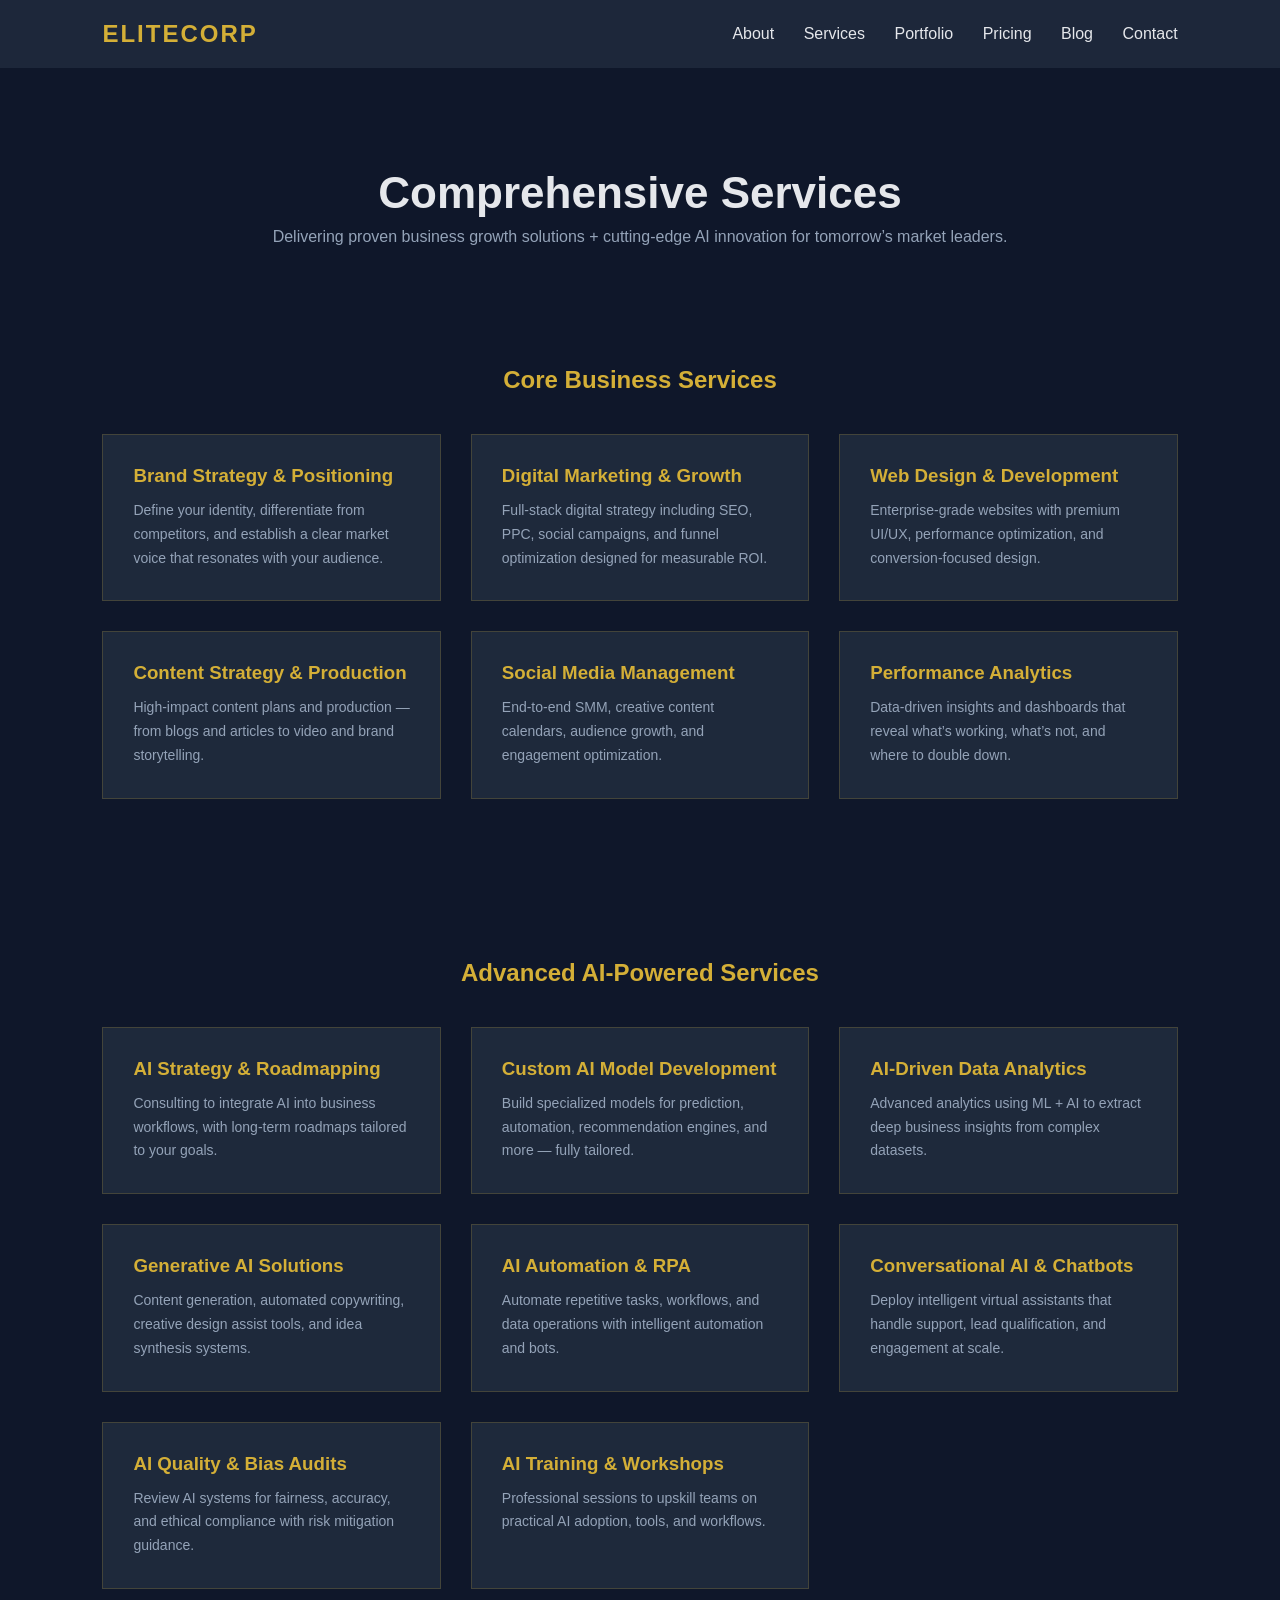
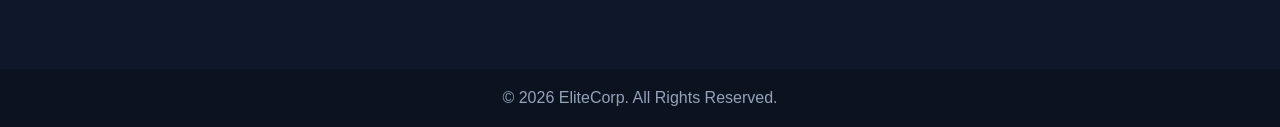
<file: services.html>
<!DOCTYPE html>
<html lang="en">
<head>
<meta charset="UTF-8">
<meta name="viewport" content="width=device-width, initial-scale=1.0">
<title>Services  | Supporters Marketing</title>

<style>
:root {
  --primary-dark: #0f172a;
  --secondary-dark: #1e293b;
  --accent-gold: #d4af37;
  --text-light: #e5e7eb;
  --text-muted: #94a3b8;
}

* {
  margin: 0;
  padding: 0;
  box-sizing: border-box;
  font-family: 'Segoe UI', sans-serif;
}

body {
  background: var(--primary-dark);
  color: var(--text-light);
}

header {
  display: flex;
  justify-content: space-between;
  align-items: center;
  padding: 20px 8%;
  background: rgba(30,41,59,0.95);
}

.logo {
  font-size: 24px;
  font-weight: bold;
  color: var(--accent-gold);
  letter-spacing: 2px;
}

nav a {
  margin-left: 25px;
  text-decoration: none;
  color: var(--text-light);
  transition: 0.3s;
}
nav a:hover {
  color: var(--accent-gold);
}

.section {
  padding: 80px 8%;
}

.hero {
  text-align: center;
  padding: 100px 8% 40px;
}

.hero h1 {
  font-size: 44px;
  margin-bottom: 10px;
}
.hero p {
  color: var(--text-muted);
  max-width: 800px;
  margin: auto;
}

.services-grid {
  display: grid;
  grid-template-columns: repeat(auto-fit, minmax(280px, 1fr));
  gap: 30px;
  margin-top: 40px;
}

.service-card {
  background: var(--secondary-dark);
  border: 1px solid rgba(212,175,55,0.2);
  padding: 30px;
  transition: 0.3s;
}
.service-card:hover {
  transform: translateY(-8px);
  border-color: var(--accent-gold);
}

.service-card h3 {
  color: var(--accent-gold);
  margin-bottom: 12px;
}
.service-card p {
  color: var(--text-muted);
  line-height: 1.7;
  font-size: 14px;
}

footer {
  text-align: center;
  padding: 20px;
  background: #0b1220;
  color: var(--text-muted);
}
</style>
</head>

<body>

<header>
  <div class="logo">ELITECORP</div>
  <nav>
    <a href="about.html">About</a>
    <a href="services.html">Services</a>
    <a href="portfolio.html">Portfolio</a>
    <a href="pricing.html">Pricing</a>
    <a href="blog.html">Blog</a>
    <a href="contact.html">Contact</a>
  </nav>
</header>

<section class="hero">
  <h1>Comprehensive Services</h1>
  <p>Delivering proven business growth solutions + cutting-edge AI innovation for tomorrow’s market leaders.</p>
</section>

<section class="section">
  <h2 style="color:var(--accent-gold); text-align:center; margin-bottom:30px;">Core Business Services</h2>
  <div class="services-grid">

    <div class="service-card">
      <h3>Brand Strategy & Positioning</h3>
      <p>Define your identity, differentiate from competitors, and establish a clear market voice that resonates with your audience.</p>
    </div>

    <div class="service-card">
      <h3>Digital Marketing & Growth</h3>
      <p>Full-stack digital strategy including SEO, PPC, social campaigns, and funnel optimization designed for measurable ROI.</p>
    </div>

    <div class="service-card">
      <h3>Web Design & Development</h3>
      <p>Enterprise-grade websites with premium UI/UX, performance optimization, and conversion-focused design.</p>
    </div>

    <div class="service-card">
      <h3>Content Strategy & Production</h3>
      <p>High-impact content plans and production — from blogs and articles to video and brand storytelling.</p>
    </div>

    <div class="service-card">
      <h3>Social Media Management</h3>
      <p>End-to-end SMM, creative content calendars, audience growth, and engagement optimization.</p>
    </div>

    <div class="service-card">
      <h3>Performance Analytics</h3>
      <p>Data-driven insights and dashboards that reveal what’s working, what’s not, and where to double down.</p>
    </div>

  </div>
</section>

<section class="section">
  <h2 style="color:var(--accent-gold); text-align:center; margin-bottom:30px;">Advanced AI-Powered Services</h2>
  <div class="services-grid">

    <div class="service-card">
      <h3>AI Strategy & Roadmapping</h3>
      <p>Consulting to integrate AI into business workflows, with long-term roadmaps tailored to your goals.</p>
    </div>

    <div class="service-card">
      <h3>Custom AI Model Development</h3>
      <p>Build specialized models for prediction, automation, recommendation engines, and more — fully tailored.</p>
    </div>

    <div class="service-card">
      <h3>AI-Driven Data Analytics</h3>
      <p>Advanced analytics using ML + AI to extract deep business insights from complex datasets.</p>
    </div>

    <div class="service-card">
      <h3>Generative AI Solutions</h3>
      <p>Content generation, automated copywriting, creative design assist tools, and idea synthesis systems.</p>
    </div>

    <div class="service-card">
      <h3>AI Automation & RPA</h3>
      <p>Automate repetitive tasks, workflows, and data operations with intelligent automation and bots.</p>
    </div>

    <div class="service-card">
      <h3>Conversational AI & Chatbots</h3>
      <p>Deploy intelligent virtual assistants that handle support, lead qualification, and engagement at scale.</p>
    </div>

    <div class="service-card">
      <h3>AI Quality & Bias Audits</h3>
      <p>Review AI systems for fairness, accuracy, and ethical compliance with risk mitigation guidance.</p>
    </div>

    <div class="service-card">
      <h3>AI Training & Workshops</h3>
      <p>Professional sessions to upskill teams on practical AI adoption, tools, and workflows.</p>
    </div>

  </div>
</section>

<footer>
  © 2026 EliteCorp. All Rights Reserved.
</footer>

</body>
</html>
</file>
<file: style.css>
:root{
  --ink:#111217;--muted:#686b74;--line:#dedfe4;--paper:#f7f7f4;--white:#fff;
  --accent:#7357ff;--accent-2:#b6ff4a;--dark:#121218;--radius:22px;
  --sans:"DM Sans",sans-serif;--display:"Space Grotesk",sans-serif
}
*{box-sizing:border-box;margin:0;padding:0}
html{scroll-behavior:smooth}
body{font-family:var(--sans);background:var(--paper);color:var(--ink);line-height:1.6;overflow-x:hidden}
a{color:inherit;text-decoration:none}
button{font:inherit}
.container{width:min(1180px,calc(100% - 48px));margin:auto}
.progress{position:fixed;top:0;left:0;width:100%;height:3px;z-index:1000;background:transparent}.progress span{display:block;width:0;height:100%;background:var(--accent)}
.header{position:fixed;top:0;left:0;width:100%;z-index:900;padding:18px 0;transition:.3s}.header.scrolled{background:rgba(247,247,244,.9);backdrop-filter:blur(16px);box-shadow:0 1px 0 rgba(17,18,23,.07)}
.nav-wrap{display:flex;align-items:center;gap:38px}.brand{display:flex;align-items:center;gap:11px;font:700 21px var(--display);letter-spacing:-.04em}.brand>span:last-child>span{color:var(--accent)}
.brand-mark{width:28px;height:28px;display:flex;align-items:flex-end;gap:3px}.brand-mark i{display:block;width:7px;border-radius:2px 2px 1px 1px;background:var(--ink)}.brand-mark i:nth-child(1){height:13px}.brand-mark i:nth-child(2){height:22px;background:var(--accent)}.brand-mark i:nth-child(3){height:17px;background:var(--accent-2)}
nav{display:flex;gap:28px;margin-left:auto}nav a{font-size:14px;color:#50525b;position:relative}nav a:after{content:"";position:absolute;left:0;bottom:-7px;width:0;height:2px;background:var(--accent);transition:.25s}nav a:hover:after{width:100%}
.nav-cta{background:var(--ink);color:white;padding:11px 17px;border-radius:999px;font-size:13px;font-weight:700}.nav-cta span{color:var(--accent-2);margin-left:5px}.menu-toggle{display:none;border:0;background:none;width:34px;margin-left:auto}.menu-toggle span{display:block;width:24px;height:2px;background:var(--ink);margin:5px 0}
.hero{min-height:840px;padding:150px 0 100px;position:relative;display:flex;align-items:center;overflow:hidden;background:#f1f1ed}.hero-grid{position:absolute;inset:0;background-image:linear-gradient(rgba(17,18,23,.035) 1px,transparent 1px),linear-gradient(90deg,rgba(17,18,23,.035) 1px,transparent 1px);background-size:52px 52px;mask-image:linear-gradient(to bottom,black,transparent 85%)}.hero-grid:after{content:"";position:absolute;inset:-20%;background:radial-gradient(circle at 75% 45%,rgba(115,87,255,.15),transparent 28%),radial-gradient(circle at 55% 80%,rgba(182,255,74,.12),transparent 22%)}
.hero-layout{display:grid;grid-template-columns:1.02fr .98fr;align-items:center;gap:55px;position:relative;z-index:2}.eyebrow,.kicker{font-size:11px;text-transform:uppercase;letter-spacing:.16em;font-weight:800;color:var(--accent)}.eyebrow{display:flex;align-items:center;gap:10px;margin-bottom:22px}.eyebrow span{width:8px;height:8px;border-radius:50%;background:var(--accent-2);box-shadow:0 0 0 5px rgba(182,255,74,.2)}
h1,h2,h3{font-family:var(--display);line-height:1.02;letter-spacing:-.055em}h1{font-size:clamp(54px,6.2vw,88px);max-width:760px}h1 em,h2 em{font-style:normal;color:var(--accent)}.hero-copy>p{max-width:590px;margin:28px 0 32px;color:#60636b;font-size:17px}.hero-actions{display:flex;gap:12px;flex-wrap:wrap}.button{display:inline-flex;align-items:center;justify-content:center;gap:18px;border-radius:999px;padding:14px 21px;font-weight:700;font-size:14px;transition:.3s}.button span{transition:.3s}.button:hover{transform:translateY(-3px)}.button:hover span{transform:translateX(4px)}.primary{background:var(--ink);color:white}.primary:hover{box-shadow:0 15px 30px rgba(17,18,23,.18)}.ghost{border:1px solid var(--line)}.ghost:hover{background:white}.hero-meta{display:flex;gap:36px;margin-top:55px}.hero-meta div{display:flex;flex-direction:column}.hero-meta strong{font:700 20px var(--display)}.hero-meta span{font-size:11px;color:#777b83;text-transform:uppercase;letter-spacing:.08em}
.hero-art{min-height:560px;position:relative;display:flex;align-items:center;justify-content:center}.art-card{width:min(390px,72%);aspect-ratio:3/4;background:#202126;color:white;position:relative;transform:rotate(5deg);box-shadow:25px 30px 70px rgba(17,18,23,.22);overflow:hidden;transition:.5s}.hero-art:hover .art-card{transform:rotate(1deg) translateY(-8px)}.card-top,.card-bottom{position:absolute;left:24px;right:24px;display:flex;justify-content:space-between;font-size:9px;letter-spacing:.12em;color:#aeb0b7}.card-top{top:20px}.card-bottom{bottom:20px}.poster-word{position:absolute;left:25px;bottom:105px;font:600 clamp(50px,6vw,75px)/.78 var(--display);letter-spacing:-.09em;z-index:3}.poster-word b{color:var(--accent-2)}.poster-shape{position:absolute;border-radius:50%}.shape-one{width:260px;height:260px;right:-80px;top:105px;background:var(--accent)}.shape-two{width:120px;height:120px;right:65px;top:195px;background:var(--accent-2);mix-blend-mode:screen}.art-orbit{position:absolute;border:1px solid rgba(115,87,255,.25);border-radius:50%}.orbit-a{width:540px;height:280px;transform:rotate(-22deg)}.orbit-b{width:500px;height:200px;transform:rotate(50deg);border-color:rgba(17,18,23,.1)}.floating-note{position:absolute;background:white;border:1px solid #ddd;padding:13px 15px;font-size:9px;letter-spacing:.12em;line-height:1.35;box-shadow:0 12px 30px rgba(17,18,23,.1);transition:.3s}.floating-note b{font-size:16px;color:var(--accent)}.note-a{left:1%;top:17%;transform:rotate(-7deg)}.note-b{right:1%;bottom:18%;transform:rotate(7deg)}.hero-art:hover .floating-note{transform:translateY(-5px) rotate(0)}
.scroll-cue{position:absolute;bottom:25px;left:50%;transform:translateX(-50%);font-size:10px;text-transform:uppercase;letter-spacing:.15em;color:#81838a}.scroll-cue span{margin-left:8px;color:var(--accent)}
.logo-strip{background:var(--ink);color:#e9e9eb;padding:17px 0}.strip-inner{display:flex;align-items:center;justify-content:space-between;gap:18px;overflow:hidden;white-space:nowrap;font:600 10px var(--display);letter-spacing:.14em;text-transform:uppercase}.strip-inner i{width:5px;height:5px;border-radius:50%;background:var(--accent-2);flex:0 0 auto}
.section{padding:125px 0}.section-head{display:grid;grid-template-columns:1.05fr .95fr;gap:80px;align-items:end;margin-bottom:65px}.section-head h2{font-size:clamp(42px,5vw,66px);margin-top:12px}.section-head>p{color:var(--muted);max-width:450px;font-size:15px}.work-grid{display:grid;grid-template-columns:1fr 1fr;gap:60px 26px}.project{cursor:pointer}.project-visual{height:480px;position:relative;overflow:hidden;transition:.5s}.project:hover .project-visual{transform:translateY(-7px)}.project-label{position:absolute;left:24px;top:22px;font-size:9px;letter-spacing:.14em;font-weight:800;z-index:4}.project-info{display:flex;justify-content:space-between;padding:17px 3px}.project-info div{display:flex;flex-direction:column}.project-info span{font:700 19px var(--display);letter-spacing:-.03em}.project-info small{color:#777a82;font-size:11px;margin-top:3px}.arrow{font-size:24px!important;transition:.3s}.project:hover .arrow{transform:translate(4px,-4px);color:var(--accent)}
.visual-brand{background:#dce5d0}.brand-lockup{position:absolute;left:9%;top:39%;font:700 clamp(60px,8vw,110px)/.8 var(--display);letter-spacing:-.09em;color:#1b2a18;z-index:2}.brand-lockup span{color:#a5cc65}.brand-circle{width:310px;height:310px;border-radius:50%;background:#a5cc65;position:absolute;right:-40px;bottom:-65px}.visual-brand small{position:absolute;bottom:24px;left:24px;font-size:9px;letter-spacing:.16em;font-weight:800}.visual-social{background:var(--accent);color:white}.social-stack{position:absolute;inset:70px 45px;display:flex;flex-direction:column;justify-content:space-between}.social-stack b{font:700 clamp(60px,7vw,92px)/.78 var(--display);letter-spacing:-.08em}.social-stack span{font-size:10px;letter-spacing:.16em}.visual-pack{background:#e7dfd4;display:grid;place-items:center}.pack-box{width:230px;height:300px;background:#f4eee5;box-shadow:18px 22px 35px rgba(60,45,35,.18);display:flex;flex-direction:column;justify-content:center;padding:28px;position:relative;transform:rotate(-7deg);transition:.5s}.project:hover .pack-box{transform:rotate(0) scale(1.03)}.pack-box b{font:700 55px var(--display);letter-spacing:-.08em}.pack-box span{font-size:10px;letter-spacing:.14em}.pack-box i{position:absolute;width:58px;height:58px;border-radius:50%;background:var(--accent-2);right:20px;bottom:25px}.visual-editorial{background:#f0d9d7;padding:70px 50px}.editorial-title{font:700 clamp(65px,8vw,105px)/.78 var(--display);letter-spacing:-.1em}.editorial-title em{font-style:normal;color:#e84968}.editorial-line{width:100%;height:1px;background:#1d1b1c;margin-top:35px}.visual-editorial small{display:block;margin-top:15px;font-size:9px;letter-spacing:.15em}
.services{background:white}.services-list{border-top:1px solid var(--line)}.service{display:grid;grid-template-columns:80px 1fr 50px;gap:25px;align-items:center;padding:32px 8px;border-bottom:1px solid var(--line);transition:.3s}.service:hover{padding-left:20px;background:#fafaf8}.service-no{font:600 13px var(--display);color:#aaa}.service h3{font-size:30px;letter-spacing:-.04em}.service p{color:var(--muted);font-size:14px;max-width:680px;margin-top:7px}.service-icon{font-size:26px;transition:.3s}.service:hover .service-icon{color:var(--accent);transform:translate(4px,-4px)}
.dark-section{background:var(--dark);color:white}.section-head.light>p{color:#a5a6ad}.light .kicker{color:var(--accent-2)}.process-grid{display:grid;grid-template-columns:repeat(4,1fr);border-top:1px solid #34343c}.process-step{padding:28px 25px 0;border-right:1px solid #34343c;min-height:250px}.process-step:last-child{border:0}.process-step span{font:700 12px var(--display);color:var(--accent-2)}.process-step h3{font-size:28px;margin:55px 0 13px}.process-step p{color:#a5a6ad;font-size:13px}
.about{background:#ecece8}.about-grid{display:grid;grid-template-columns:1.1fr .9fr;gap:100px}.about-statement h2{font-size:clamp(48px,5.5vw,76px);margin-top:18px}.about-copy .large{font:500 25px/1.35 var(--display);letter-spacing:-.03em;margin-bottom:25px}.about-copy>p:not(.large){color:var(--muted);font-size:14px;max-width:480px}.values{display:flex;gap:9px;flex-wrap:wrap;margin-top:35px}.values span{border:1px solid #cfd0cc;border-radius:999px;padding:8px 13px;font-size:11px;text-transform:uppercase;letter-spacing:.1em}
.pricing{background:white}.pricing-grid{display:grid;grid-template-columns:repeat(3,1fr);gap:18px}.price-card{border:1px solid var(--line);padding:34px 30px;min-height:470px;display:flex;flex-direction:column;transition:.35s;position:relative}.price-card:hover{transform:translateY(-7px);box-shadow:0 22px 50px rgba(17,18,23,.08)}.price-card.featured{background:var(--ink);color:white;border-color:var(--ink)}.price-tag{font-size:9px;letter-spacing:.15em;font-weight:800;color:var(--accent)}.featured .price-tag{color:var(--accent-2)}.price-card h3{font-size:32px;margin-top:50px}.price-card p{font-size:13px;color:var(--muted);margin:10px 0 28px}.featured p{color:#a5a6ad}.price-card strong{font:700 25px var(--display);margin-bottom:25px}.price-card ul{list-style:none;border-top:1px solid var(--line);padding-top:18px}.featured ul{border-color:#383840}.price-card li{font-size:12px;margin:9px 0;color:#666872}.featured li{color:#b6b7bd}.price-card li:before{content:"✓";color:var(--accent);margin-right:8px}.price-card a{margin-top:auto;font-size:12px;font-weight:800}.featured a{color:var(--accent-2)}
.testimonial{background:var(--accent);color:white}.quote-wrap{max-width:980px}.quote-mark{font:700 90px/0 var(--display);color:var(--accent-2)}blockquote{font:600 clamp(38px,5vw,67px)/1.08 var(--display);letter-spacing:-.055em;margin:35px 0 42px}.quote-line{display:flex;align-items:center;gap:15px}.quote-line span{width:42px;height:2px;background:var(--accent-2)}.quote-line small{font-size:9px;letter-spacing:.16em}
.contact{background:var(--ink);color:white;padding-bottom:100px}.contact-box{display:grid;grid-template-columns:1.2fr .8fr;gap:80px;border:1px solid #34343c;padding:65px}.contact .kicker{color:var(--accent-2)}.contact h2{font-size:clamp(46px,5.5vw,72px);margin:15px 0 25px}.contact p{color:#a5a6ad;max-width:560px;font-size:15px}.contact-actions{display:flex;flex-direction:column;align-items:flex-start;justify-content:center;gap:13px}.button.large{padding:16px 22px}.outline-light{border:1px solid #484850;color:white}.outline-light:hover{background:white;color:var(--ink)}.contact-actions small{color:#74757d;font-size:10px;margin-top:10px}
footer{background:#0d0d11;color:#85868d;padding:35px 0 20px}.footer-top{display:grid;grid-template-columns:1fr 1fr 1fr;align-items:center}.footer-links{display:flex;justify-content:center;gap:25px;font-size:12px}.footer-links a:hover{color:white}.socials{display:flex;justify-content:flex-end;gap:8px}.socials a{width:30px;height:30px;border:1px solid #33343a;border-radius:50%;display:grid;place-items:center;font-size:9px}.footer-bottom{border-top:1px solid #25262b;margin-top:35px;padding-top:18px;display:flex;justify-content:space-between;font-size:10px}
.reveal{opacity:0;transform:translateY(24px);transition:opacity .75s ease,transform .75s ease}.reveal.visible{opacity:1;transform:none}.delay-1{transition-delay:.1s}.delay-2{transition-delay:.2s}.delay-3{transition-delay:.3s}
.cursor-glow{position:fixed;width:250px;height:250px;border-radius:50%;pointer-events:none;z-index:1;background:radial-gradient(circle,rgba(115,87,255,.09),transparent 68%);transform:translate(-50%,-50%);display:none}
@media(min-width:900px){body:has(.hero:hover) .cursor-glow{display:block}}
@media(max-width:900px){
 .container{width:min(100% - 32px,680px)}nav{position:fixed;top:72px;left:16px;right:16px;display:none;flex-direction:column;gap:0;background:white;padding:10px;border:1px solid var(--line);box-shadow:0 20px 45px rgba(17,18,23,.12);border-radius:18px}nav.open{display:flex}nav a{padding:13px 12px}.nav-cta{display:none}.menu-toggle{display:block}.hero{min-height:auto;padding:145px 0 100px}.hero-layout{grid-template-columns:1fr}.hero-art{min-height:500px}.section{padding:90px 0}.section-head{grid-template-columns:1fr;gap:20px;margin-bottom:45px}.work-grid{gap:40px 16px}.project-visual{height:390px}.process-grid{grid-template-columns:1fr 1fr}.process-step:nth-child(2){border-right:0}.process-step:nth-child(-n+2){border-bottom:1px solid #34343c}.about-grid{grid-template-columns:1fr;gap:50px}.pricing-grid{grid-template-columns:1fr}.price-card{min-height:420px}.contact-box{grid-template-columns:1fr;padding:38px;gap:40px}.footer-top{grid-template-columns:1fr;gap:25px}.footer-links,.socials{justify-content:flex-start}.footer-bottom{gap:15px;flex-direction:column}.strip-inner{justify-content:flex-start}}
@media(max-width:600px){
 h1{font-size:52px}.hero-meta{gap:17px;flex-wrap:wrap}.hero-meta strong{font-size:17px}.hero-meta span{font-size:9px}.hero-art{min-height:430px}.art-card{width:68%}.orbit-a{width:400px}.floating-note{font-size:8px}.project-visual{height:330px}.work-grid{grid-template-columns:1fr}.project-large{grid-column:auto}.service{grid-template-columns:35px 1fr 30px;padding:25px 0}.service h3{font-size:23px}.process-grid{grid-template-columns:1fr}.process-step{border-right:0!important;border-bottom:1px solid #34343c!important;min-height:auto;padding:25px 0}.process-step:last-child{border-bottom:0!important}.process-step h3{margin:35px 0 10px}.contact-box{padding:28px 22px}.footer-bottom{font-size:9px}.logo-strip{padding:13px 0}}
@media(prefers-reduced-motion:reduce){html{scroll-behavior:auto}.reveal{opacity:1;transform:none;transition:none}.project-visual,.button,.service,.price-card{transition:none}}
</file>
